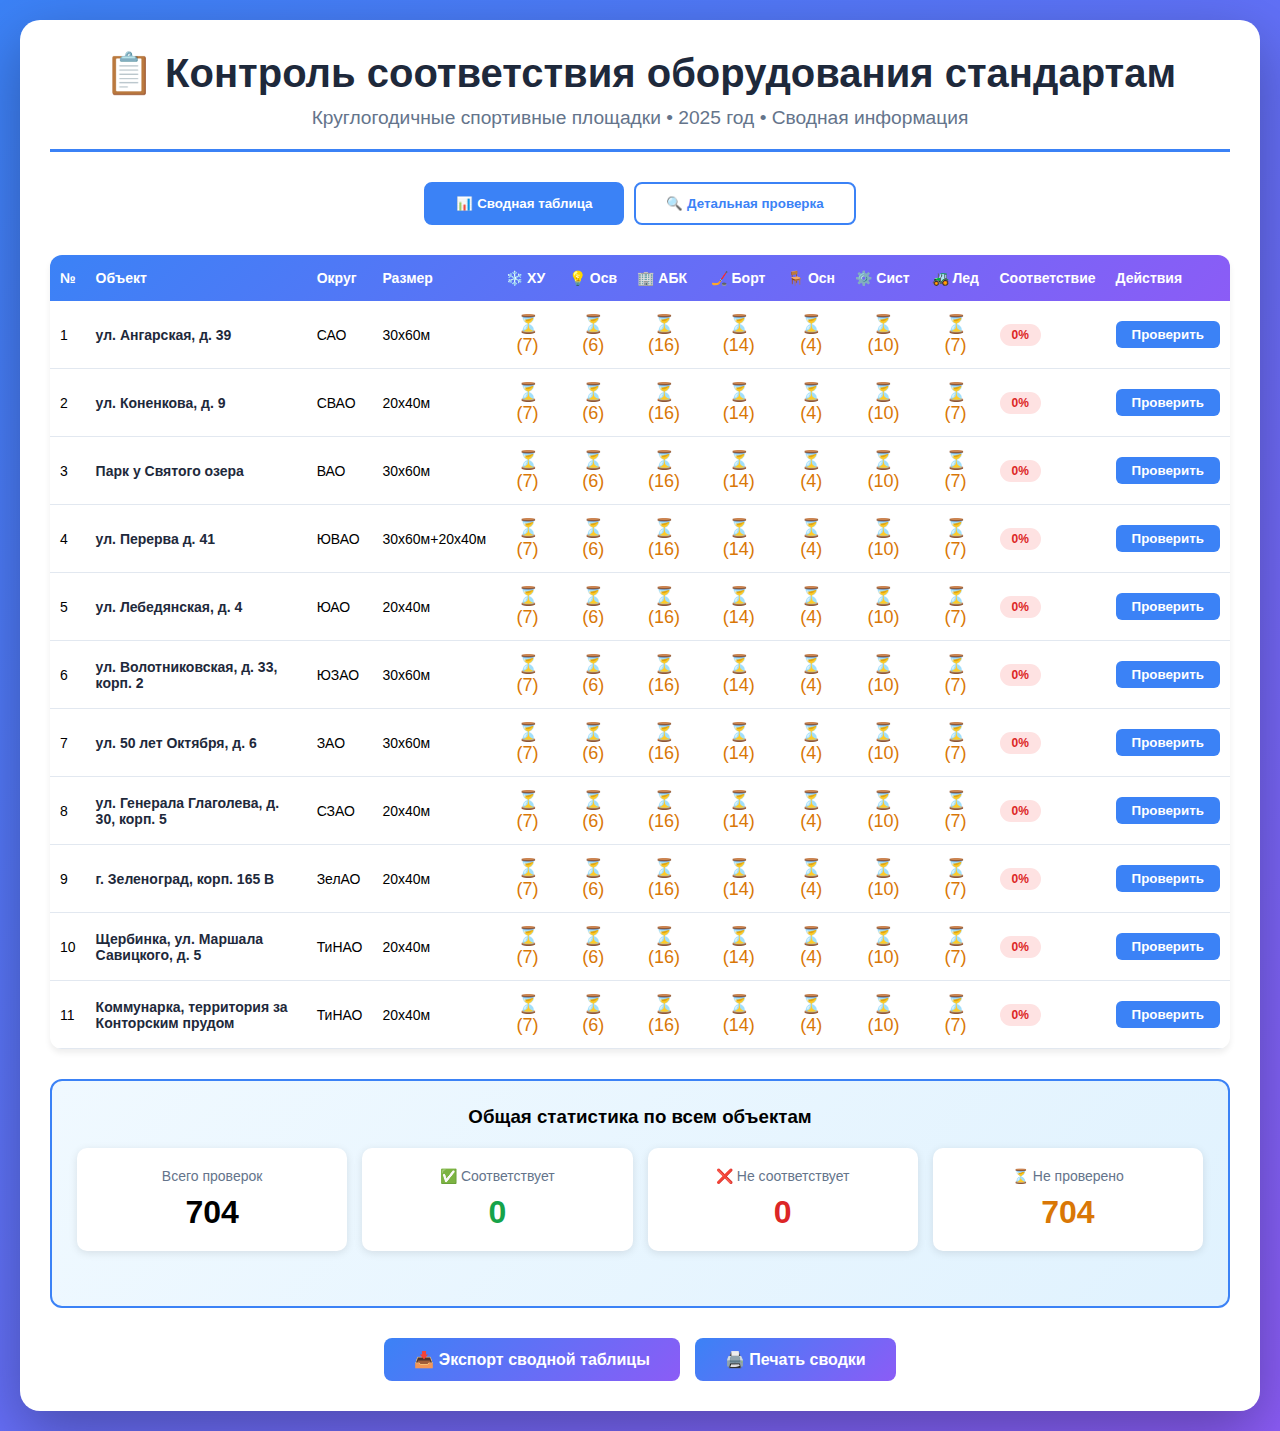
<file: equipment-checklist-fixedV1.html>
<!DOCTYPE html>
<html lang="ru">
<head>
    <meta charset="UTF-8">
    <meta name="viewport" content="width=device-width, initial-scale=1.0">
    <title>Сводная проверка оборудования - Спортивные площадки 2025</title>
    <style>
        * {
            margin: 0;
            padding: 0;
            box-sizing: border-box;
            -webkit-tap-highlight-color: transparent;
        }
        
        body {
            font-family: -apple-system, BlinkMacSystemFont, "Segoe UI", Roboto, "Helvetica Neue", Arial, sans-serif;
            background: linear-gradient(135deg, #3b82f6 0%, #8b5cf6 100%);
            min-height: 100vh;
            padding: 10px;
        }
        
        .container {
            max-width: 1600px;
            margin: 0 auto;
            background: white;
            border-radius: 20px;
            padding: 15px;
            box-shadow: 0 20px 60px rgba(0,0,0,0.3);
        }
        
        /* Адаптация для iPhone (320-414px) */
        @media (max-width: 414px) {
            body {
                padding: 5px;
                background-attachment: fixed;
            }
            
            .container {
                border-radius: 12px;
                padding: 10px;
                box-shadow: 0 10px 30px rgba(0,0,0,0.2);
            }
            
            .header h1 {
                font-size: 1.3em !important;
                line-height: 1.3;
            }
            
            .header p {
                font-size: 0.9em !important;
            }
            
            .view-toggle {
                flex-direction: column;
                width: 100%;
            }
            
            .view-btn {
                width: 100%;
                padding: 12px;
                font-size: 14px;
            }
            
            .summary-table-wrapper {
                overflow-x: auto;
                -webkit-overflow-scrolling: touch;
            }
            
            .summary-table {
                font-size: 11px;
                min-width: 800px;
            }
            
            .summary-table th, .summary-table td {
                padding: 8px 5px;
            }
            
            .edit-btn {
                padding: 4px 8px;
                font-size: 11px;
            }
            
            .tabs {
                overflow-x: auto;
                -webkit-overflow-scrolling: touch;
                gap: 5px;
                padding: 0;
            }
            
            .tab {
                padding: 10px 15px;
                font-size: 12px;
                flex-shrink: 0;
            }
            
            .checklist {
                padding: 15px;
            }
            
            .checklist-item {
                padding: 15px;
            }
            
            .checklist-question {
                flex-direction: column;
                align-items: flex-start;
                gap: 8px;
            }
            
            .status-indicator {
                margin-left: 0;
                margin-top: 8px;
                font-size: 12px;
            }
            
            .text-input {
                min-width: 100% !important;
                font-size: 16px;
            }
            
            .number-input, .select-input {
                width: 100% !important;
                font-size: 16px;
            }
            
            .radio-group {
                flex-direction: column;
                width: 100%;
            }
            
            .radio-label {
                width: 100%;
                justify-content: flex-start;
            }
            
            .input-group {
                flex-direction: column;
                align-items: stretch;
            }
            
            .info-note {
                font-size: 12px;
                padding: 10px;
            }
            
            .summary-cards {
                grid-template-columns: repeat(2, 1fr);
                gap: 10px;
            }
            
            .summary-card {
                padding: 15px;
            }
            
            .summary-card .value {
                font-size: 1.5em;
            }
            
            .action-buttons {
                flex-direction: column;
            }
            
            .btn {
                width: 100%;
                padding: 12px;
                font-size: 14px;
            }
        }
        
        /* Адаптация для iPad (768-1024px) */
        @media (min-width: 415px) and (max-width: 1024px) {
            .container {
                padding: 20px;
            }
            
            .header h1 {
                font-size: 2em !important;
            }
            
            .header p {
                font-size: 1.1em !important;
            }
            
            .summary-table {
                font-size: 13px;
            }
            
            .tabs {
                overflow-x: auto;
                -webkit-overflow-scrolling: touch;
            }
            
            .tab {
                padding: 10px 20px;
                font-size: 14px;
            }
            
            .checklist {
                padding: 20px;
            }
            
            .text-input {
                min-width: 250px;
            }
            
            .number-input {
                width: 180px;
            }
            
            .summary-cards {
                grid-template-columns: repeat(2, 1fr);
            }
            
            .btn {
                padding: 12px 25px;
                font-size: 15px;
            }
        }
        
        /* Десктопы (1025px+) */
        @media (min-width: 1025px) {
            body {
                padding: 20px;
            }
            
            .container {
                padding: 30px;
            }
            
            .header h1 {
                font-size: 2.5em;
            }
            
            .summary-cards {
                grid-template-columns: repeat(4, 1fr);
            }
        }
        
        /* Ландшафтная ориентация на мобильных */
        @media (max-width: 812px) and (orientation: landscape) {
            .header {
                padding-bottom: 15px;
                margin-bottom: 20px;
            }
            
            .header h1 {
                font-size: 1.5em !important;
            }
            
            .view-toggle {
                margin-bottom: 20px;
            }
            
            .tabs {
                margin-bottom: 20px;
            }
        }
        
        /* Специальные стили для iOS Safari */
        @supports (-webkit-touch-callout: none) {
            body {
                -webkit-text-size-adjust: 100%;
            }
            
            input, select, textarea {
                -webkit-appearance: none;
                -moz-appearance: none;
                appearance: none;
            }
            
            select {
                background-image: url("data:image/svg+xml;charset=US-ASCII,%3Csvg%20width%3D%2714%27%20height%3D%278%27%20viewBox%3D%270%200%2014%208%27%20xmlns%3D%27http%3A//www.w3.org/2000/svg%27%3E%3Cpath%20d%3D%27M1%201l6%206%206-6%27%20stroke%3D%27%23000%27%20stroke-width%3D%272%27%20fill%3D%27none%27%20fill-rule%3D%27evenodd%27/%3E%3C/svg%3E");
                background-repeat: no-repeat;
                background-position: right 10px center;
                padding-right: 30px;
            }
        }
        
        .header {
            text-align: center;
            margin-bottom: 30px;
            padding-bottom: 20px;
            border-bottom: 3px solid #3b82f6;
        }
        
        .header h1 {
            color: #1e293b;
            font-size: 2.5em;
            margin-bottom: 10px;
        }
        
        .header p {
            color: #64748b;
            font-size: 1.2em;
        }
        
        .view-toggle {
            display: flex;
            gap: 10px;
            justify-content: center;
            margin-bottom: 30px;
            flex-wrap: wrap;
        }
        
        .view-btn {
            padding: 12px 30px;
            border: 2px solid #3b82f6;
            background: white;
            color: #3b82f6;
            border-radius: 8px;
            font-weight: 600;
            cursor: pointer;
            transition: all 0.3s;
            -webkit-tap-highlight-color: rgba(0,0,0,0);
        }
        
        .view-btn.active {
            background: #3b82f6;
            color: white;
        }
        
        .view-btn:hover {
            transform: translateY(-2px);
            box-shadow: 0 4px 12px rgba(59, 130, 246, 0.2);
        }
        
        @media (hover: none) {
            .view-btn:hover {
                transform: none;
            }
        }
        
        #summaryView, #detailView {
            display: none;
        }
        
        #summaryView.active, #detailView.active {
            display: block;
            animation: fadeIn 0.5s;
        }
        
        @keyframes fadeIn {
            from { opacity: 0; transform: translateY(10px); }
            to { opacity: 1; transform: translateY(0); }
        }
        
        /* Стили для сводной таблицы */
        .summary-table-wrapper {
            overflow-x: auto;
            border-radius: 12px;
            box-shadow: 0 4px 6px rgba(0,0,0,0.07);
            margin-bottom: 30px;
            -webkit-overflow-scrolling: touch;
        }
        
        .summary-table {
            width: 100%;
            border-collapse: collapse;
            font-size: 14px;
        }
        
        .summary-table thead {
            background: linear-gradient(135deg, #3b82f6 0%, #8b5cf6 100%);
            color: white;
        }
        
        .summary-table th {
            padding: 15px 10px;
            text-align: left;
            font-weight: 600;
            white-space: nowrap;
            position: sticky;
            top: 0;
            z-index: 10;
        }
        
        .summary-table tbody tr {
            border-bottom: 1px solid #e2e8f0;
            transition: all 0.3s;
        }
        
        .summary-table tbody tr:hover {
            background-color: #f7fafc;
        }
        
        @media (hover: none) {
            .summary-table tbody tr:hover {
                background-color: transparent;
            }
        }
        
        .summary-table td {
            padding: 12px 10px;
            vertical-align: middle;
        }
        
        .object-name {
            font-weight: 600;
            color: #1e293b;
        }
        
        .check-status {
            text-align: center;
            font-size: 18px;
        }
        
        .check-pass { color: #16a34a; }
        .check-fail { color: #dc2626; }
        .check-pending { color: #d97706; }
        
        .compliance-badge {
            display: inline-block;
            padding: 4px 12px;
            border-radius: 20px;
            font-size: 12px;
            font-weight: 600;
        }
        
        .compliance-high {
            background: #dcfce7;
            color: #16a34a;
        }
        
        .compliance-medium {
            background: #fef3c7;
            color: #d97706;
        }
        
        .compliance-low {
            background: #fee2e2;
            color: #dc2626;
        }
        
        .edit-btn {
            padding: 6px 16px;
            background: #3b82f6;
            color: white;
            border: none;
            border-radius: 6px;
            cursor: pointer;
            font-weight: 600;
            transition: all 0.3s;
            -webkit-tap-highlight-color: rgba(0,0,0,0);
        }
        
        .edit-btn:hover {
            background: #2563eb;
            transform: scale(1.05);
        }
        
        @media (hover: none) {
            .edit-btn:hover {
                transform: none;
            }
        }
        
        /* Стили для детального вида */
        .object-selector {
            display: flex;
            gap: 20px;
            margin-bottom: 30px;
            flex-wrap: wrap;
            align-items: center;
            padding: 20px;
            background: #f8fafc;
            border-radius: 12px;
        }
        
        .select-group {
            flex: 1;
            min-width: 250px;
        }
        
        .select-group label {
            display: block;
            font-weight: 600;
            color: #475569;
            margin-bottom: 8px;
        }
        
        .select-group select {
            width: 100%;
            padding: 10px;
            border: 2px solid #e2e8f0;
            border-radius: 8px;
            font-size: 16px;
            background: white;
            transition: all 0.3s;
        }
        
        .select-group select:focus {
            outline: none;
            border-color: #3b82f6;
            box-shadow: 0 0 0 3px rgba(59, 130, 246, 0.1);
        }
        
        .tabs {
            display: flex;
            gap: 10px;
            margin-bottom: 30px;
            border-bottom: 2px solid #e2e8f0;
            overflow-x: auto;
            padding-bottom: 0;
            -webkit-overflow-scrolling: touch;
        }
        
        .tab {
            padding: 12px 24px;
            background: #f1f5f9;
            border: none;
            cursor: pointer;
            font-weight: 600;
            color: #64748b;
            border-radius: 8px 8px 0 0;
            transition: all 0.3s;
            white-space: nowrap;
            position: relative;
            bottom: -2px;
            -webkit-tap-highlight-color: rgba(0,0,0,0);
        }
        
        .tab:hover {
            background: #e2e8f0;
        }
        
        @media (hover: none) {
            .tab:hover {
                background: #f1f5f9;
            }
        }
        
        .tab.active {
            background: white;
            color: #3b82f6;
            border: 2px solid #e2e8f0;
            border-bottom: 2px solid white;
        }
        
        .tab-content {
            display: none;
        }
        
        .tab-content.active {
            display: block;
        }
        
        .checklist {
            background: #f8fafc;
            border-radius: 12px;
            padding: 25px;
            margin-bottom: 20px;
        }
        
        .checklist-item {
            background: white;
            padding: 20px;
            margin-bottom: 15px;
            border-radius: 10px;
            border: 2px solid #e2e8f0;
            transition: all 0.3s;
        }
        
        .checklist-item:hover {
            border-color: #3b82f6;
            box-shadow: 0 4px 12px rgba(59, 130, 246, 0.1);
        }
        
        @media (hover: none) {
            .checklist-item:hover {
                border-color: #e2e8f0;
                box-shadow: none;
            }
        }
        
        .checklist-question {
            font-weight: 600;
            color: #1e293b;
            margin-bottom: 12px;
            display: flex;
            align-items: center;
            gap: 10px;
        }
        
        .question-number {
            display: inline-flex;
            align-items: center;
            justify-content: center;
            width: 28px;
            height: 28px;
            background: #3b82f6;
            color: white;
            border-radius: 50%;
            font-size: 14px;
            flex-shrink: 0;
        }
        
        .input-group {
            display: flex;
            gap: 15px;
            align-items: center;
            margin-bottom: 10px;
            flex-wrap: wrap;
        }
        
        .radio-group {
            display: flex;
            gap: 15px;
            flex-wrap: wrap;
        }
        
        .radio-label {
            display: flex;
            align-items: center;
            gap: 8px;
            cursor: pointer;
            padding: 8px 16px;
            border: 2px solid #e2e8f0;
            border-radius: 8px;
            transition: all 0.3s;
            -webkit-tap-highlight-color: rgba(0,0,0,0);
        }
        
        .radio-label:hover {
            border-color: #3b82f6;
            background: #f0f9ff;
        }
        
        @media (hover: none) {
            .radio-label:hover {
                border-color: #e2e8f0;
                background: transparent;
            }
        }
        
        .radio-label input[type="radio"] {
            width: 18px;
            height: 18px;
            cursor: pointer;
        }
        
        .radio-label.selected {
            background: #dbeafe;
            border-color: #3b82f6;
        }
        
        .text-input, .number-input, .select-input {
            padding: 8px 12px;
            border: 2px solid #e2e8f0;
            border-radius: 8px;
            font-size: 16px;
            transition: all 0.3s;
        }
        
        .text-input {
            min-width: 300px;
        }
        
        .number-input {
            width: 150px;
        }
        
        .text-input:focus, .number-input:focus, .select-input:focus {
            outline: none;
            border-color: #3b82f6;
            box-shadow: 0 0 0 3px rgba(59, 130, 246, 0.1);
        }
        
        .status-indicator {
            padding: 6px 12px;
            border-radius: 20px;
            font-size: 14px;
            font-weight: 600;
            display: inline-block;
            margin-left: auto;
        }
        
        .status-pass {
            background: #dcfce7;
            color: #16a34a;
        }
        
        .status-fail {
            background: #fee2e2;
            color: #dc2626;
        }
        
        .status-pending {
            background: #fef3c7;
            color: #d97706;
        }
        
        .info-note {
            background: #eff6ff;
            border-left: 4px solid #3b82f6;
            padding: 12px 16px;
            margin-top: 10px;
            border-radius: 0 8px 8px 0;
            font-size: 14px;
            color: #1e40af;
        }
        
        .info-note strong {
            color: #1e3a8a;
        }
        
        .summary-section {
            margin-top: 30px;
            padding: 25px;
            background: linear-gradient(135deg, #f0f9ff 0%, #e0f2fe 100%);
            border-radius: 12px;
            border: 2px solid #3b82f6;
        }
        
        .summary-cards {
            display: grid;
            grid-template-columns: repeat(auto-fit, minmax(200px, 1fr));
            gap: 15px;
            margin-bottom: 30px;
        }
        
        .summary-card {
            background: white;
            padding: 20px;
            border-radius: 10px;
            text-align: center;
            box-shadow: 0 2px 8px rgba(0,0,0,0.1);
        }
        
        .summary-card h4 {
            color: #64748b;
            font-size: 14px;
            margin-bottom: 10px;
            font-weight: 500;
        }
        
        .summary-card .value {
            font-size: 2em;
            font-weight: 700;
        }
        
        .summary-card.pass .value { color: #16a34a; }
        .summary-card.fail .value { color: #dc2626; }
        .summary-card.pending .value { color: #d97706; }
        
        .action-buttons {
            display: flex;
            gap: 15px;
            justify-content: center;
            margin-top: 30px;
            flex-wrap: wrap;
        }
        
        .btn {
            padding: 12px 30px;
            border: none;
            border-radius: 8px;
            font-weight: 600;
            cursor: pointer;
            transition: all 0.3s;
            font-size: 16px;
            display: inline-flex;
            align-items: center;
            gap: 8px;
            -webkit-tap-highlight-color: rgba(0,0,0,0);
        }
        
        .btn-primary {
            background: linear-gradient(135deg, #3b82f6 0%, #8b5cf6 100%);
            color: white;
        }
        
        .btn-primary:hover {
            transform: translateY(-2px);
            box-shadow: 0 10px 20px rgba(59, 130, 246, 0.3);
        }
        
        @media (hover: none) {
            .btn-primary:hover {
                transform: none;
                box-shadow: none;
            }
        }
        
        .currency-input-wrapper {
            display: inline-flex;
            align-items: center;
            position: relative;
            background: white;
            border: 2px solid #e2e8f0;
            border-radius: 8px;
            overflow: hidden;
        }
        
        .currency-input {
            border: none !important;
            padding-right: 60px !important;
            background: transparent;
        }
        
        .currency-input:focus {
            outline: none;
        }
        
        .currency-input-wrapper:focus-within {
            border-color: #3b82f6;
            box-shadow: 0 0 0 3px rgba(59, 130, 246, 0.1);
        }
        
        .currency-label {
            position: absolute;
            right: 12px;
            color: #64748b;
            font-weight: 500;
            pointer-events: none;
            background: white;
            padding: 0 5px;
        }
        
        /* Удаляем стрелки в Chrome, Safari, Edge, Opera */
        .currency-input::-webkit-outer-spin-button,
        .currency-input::-webkit-inner-spin-button {
            -webkit-appearance: none;
            margin: 0;
        }
        
        /* Удаляем стрелки в Firefox */
        .currency-input[type=number] {
            -moz-appearance: textfield;
        }
        
        @media (max-width: 414px) {
            .currency-input-wrapper {
                width: 100%;
                max-width: 100%;
            }
            
            .currency-input {
                width: 100%;
                padding-right: 70px !important;
            }
            
            .currency-label {
                right: 15px;
                font-size: 14px;
            }
        }
    </style>
</head>
<body>
    <div class="container">
        <div class="header">
            <h1>📋 Контроль соответствия оборудования стандартам</h1>
            <p>Круглогодичные спортивные площадки • 2025 год • Сводная информация</p>
        </div>
        
        <div class="view-toggle">
            <button class="view-btn active" onclick="switchView('summary')">📊 Сводная таблица</button>
            <button class="view-btn" onclick="switchView('detail')">🔍 Детальная проверка</button>
        </div>
        
        <!-- Сводная таблица по всем объектам -->
        <div id="summaryView" class="active">
            <div class="summary-table-wrapper">
                <table class="summary-table">
                    <thead>
                        <tr>
                            <th>№</th>
                            <th>Объект</th>
                            <th>Округ</th>
                            <th>Размер</th>
                            <th>❄️ ХУ</th>
                            <th>💡 Осв</th>
                            <th>🏢 АБК</th>
                            <th>🏒 Борт</th>
                            <th>🪑 Осн</th>
                            <th>⚙️ Сист</th>
                            <th>🚜 Лед</th>
                            <th>Соответствие</th>
                            <th>Действия</th>
                        </tr>
                    </thead>
                    <tbody id="summaryTableBody">
                        <!-- Заполняется динамически -->
                    </tbody>
                </table>
            </div>
            
            <div class="summary-section">
                <h3 style="text-align: center; margin-bottom: 20px;">Общая статистика по всем объектам</h3>
                <div class="summary-cards">
                    <div class="summary-card">
                        <h4>Всего проверок</h4>
                        <div class="value" id="totalChecks">506</div>
                    </div>
                    <div class="summary-card pass">
                        <h4>✅ Соответствует</h4>
                        <div class="value" id="globalPass">0</div>
                    </div>
                    <div class="summary-card fail">
                        <h4>❌ Не соответствует</h4>
                        <div class="value" id="globalFail">0</div>
                    </div>
                    <div class="summary-card pending">
                        <h4>⏳ Не проверено</h4>
                        <div class="value" id="globalPending">506</div>
                    </div>
                </div>
            </div>
            
            <div class="action-buttons">
                <button class="btn btn-primary" onclick="exportSummary()">📥 Экспорт сводной таблицы</button>
                <button class="btn btn-primary" onclick="printSummary()">🖨️ Печать сводки</button>
            </div>
        </div>
        
        <!-- Детальная проверка по объектам -->
        <div id="detailView">
            <div class="object-selector">
                <div class="select-group">
                    <label for="objectSelect">Выберите объект для детальной проверки:</label>
                    <select id="objectSelect" onchange="loadObjectData()">
                        <option value="">-- Выберите объект --</option>
                        <option value="1" data-size="1800">САО - ул. Ангарская, д. 39 (30х60м)</option>
                        <option value="2" data-size="800">СВАО - ул. Коненкова, д. 9 (20х40м)</option>
                        <option value="3" data-size="1800">ВАО - Парк у Святого озера (30х60м)</option>
                        <option value="4" data-size="1800">ЮВАО - ул. Перерва д. 41 (30х60м + 20х40м)</option>
                        <option value="5" data-size="800">ЮАО - ул. Лебедянская, д. 4 (20х40м)</option>
                        <option value="6" data-size="1800">ЮЗАО - ул. Волотниковская, д. 33, корп. 2 (30х60м)</option>
                        <option value="7" data-size="1800">ЗАО - ул. 50 лет Октября, д. 6 (30х60м)</option>
                        <option value="8" data-size="800">СЗАО - ул. Генерала Глаголева, д. 30, корп. 5 (20х40м)</option>
                        <option value="9" data-size="800">ЗелАО - г. Зеленоград, корп. 165 В (20х40м)</option>
                        <option value="10" data-size="800">ТиНАО - Щербинка, ул. Маршала Савицкого, д. 5 (20х40м)</option>
                        <option value="11" data-size="800">ТиНАО - Коммунарка, территория за Конторским прудом (20х40м)</option>
                    </select>
                </div>
            </div>
            
            <div id="mainContent" style="display: none;">
                <div class="tabs">
                    <button class="tab active" onclick="switchTab('cooling')">❄️ Холодильная установка</button>
                    <button class="tab" onclick="switchTab('lights')">💡 Освещение</button>
                    <button class="tab" onclick="switchTab('abk')">🏢 Модуль АБК</button>
                    <button class="tab" onclick="switchTab('boards')">🏒 Хоккейный борт</button>
                    <button class="tab" onclick="switchTab('furniture')">🪑 Оснащение АБК</button>
                    <button class="tab" onclick="switchTab('systems')">⚙️ Инженерные системы</button>
                    <button class="tab" onclick="switchTab('ice')">🚜 Ледозаливочная машина</button>
                </div>
                
                <!-- Холодильная установка -->
                <div id="cooling" class="tab-content active">
                    <div class="checklist">
                        <!-- Основные параметры -->
                        <div class="checklist-item">
                            <div class="checklist-question">
                                <span class="question-number">1</span>
                                Тип холодильной установки
                                <span class="status-indicator status-pending" id="cooling-status-1">Не заполнено</span>
                            </div>
                            <div class="input-group">
                                <div class="radio-group">
                                    <label class="radio-label">
                                        <input type="radio" name="cooling-type" value="modular" onchange="checkCoolingType(this)">
                                        Модульная
                                    </label>
                                    <label class="radio-label">
                                        <input type="radio" name="cooling-type" value="other" onchange="checkCoolingType(this)">
                                        Другой тип
                                    </label>
                                </div>
                            </div>
                            <div class="info-note">
                                <strong>Стандарт:</strong> Модульная холодильная установка обеспечивает гибкость масштабирования и простоту обслуживания
                            </div>
                        </div>
                        
                        <!-- НОВОЕ: Производитель -->
                        <div class="checklist-item">
                            <div class="checklist-question">
                                <span class="question-number">2</span>
                                Наименование конечного производителя холодильной установки
                            </div>
                            <div class="input-group">
                                <input type="text" class="text-input" id="cooling-manufacturer" 
                                       placeholder="Введите наименование производителя" 
                                       onchange="saveCoolingData()">
                            </div>
                        </div>
                        
                        <!-- НОВОЕ: Стоимость установки -->
                        <div class="checklist-item">
                            <div class="checklist-question">
                                <span class="question-number">3</span>
                                Стоимость холодильной установки (с НДС, включая пусконаладочные работы и заправку)
                            </div>
                            <div class="input-group">
                                <div class="currency-input-wrapper">
                                    <input type="number" class="number-input currency-input" id="cooling-cost" 
                                           placeholder="Сумма в руб." 
                                           onchange="saveCoolingData()">
                                    <span class="currency-label">руб.</span>
                                </div>
                            </div>
                            <div class="info-note">
                                <strong>Включает:</strong> стоимость оборудования, доставку, монтаж, пусконаладочные работы, все хладагенты, НДС 20%
                            </div>
                        </div>
                        
                        <div class="checklist-item">
                            <div class="checklist-question">
                                <span class="question-number">4</span>
                                Тип хладагента
                                <span class="status-indicator status-pending" id="cooling-status-2">Не заполнено</span>
                            </div>
                            <div class="input-group">
                                <select class="select-input" id="cooling-refrigerant" onchange="checkCoolingStandard(2, this.value === 'propylene' || this.value === 'potassium'); saveCoolingData()">
                                    <option value="">-- Выберите хладагент --</option>
                                    <option value="ethylene">Этиленгликоль</option>
                                    <option value="propylene">Пропиленгликоль ✔</option>
                                    <option value="potassium">Формиат калия ✔</option>
                                </select>
                            </div>
                            <div class="info-note">
                                <strong>О хладагентах:</strong><br>
                                • <strong>Этиленгликоль</strong> - токсичен, не рекомендуется для спортивных объектов<br>
                                • <strong>Пропиленгликоль</strong> - безопасен, экологичен, рекомендуется для катков<br>
                                • <strong>Формиат калия</strong> - экологичен, высокая теплопроводность, оптимален для энергоэффективности
                            </div>
                        </div>
                        
                        <!-- НОВОЕ: Объем жидкостей -->
                        <div class="checklist-item">
                            <div class="checklist-question">
                                <span class="question-number">5</span>
                                Объем жидкостей для трубной системы охлаждения
                            </div>
                            <div class="input-group">
                                <div class="currency-input-wrapper">
                                    <input type="number" class="number-input currency-input" id="cooling-liquid-volume" 
                                           placeholder="Объем" 
                                           onchange="saveCoolingData()">
                                    <span class="currency-label">литров</span>
                                </div>
                            </div>
                        </div>
                        
                        <!-- НОВОЕ: Стоимость жидкостей -->
                        <div class="checklist-item">
                            <div class="checklist-question">
                                <span class="question-number">6</span>
                                Стоимость жидкостей трубной системы охлаждения (с НДС)
                            </div>
                            <div class="input-group">
                                <div class="currency-input-wrapper">
                                    <input type="number" class="number-input currency-input" id="cooling-liquid-cost" 
                                           placeholder="Сумма в руб." 
                                           onchange="saveCoolingData()">
                                    <span class="currency-label">руб.</span>
                                </div>
                            </div>
                        </div>
                        
                        <div class="checklist-item">
                            <div class="checklist-question">
                                <span class="question-number">7</span>
                                Хладопроизводительность (кВт)
                                <span class="status-indicator status-pending" id="cooling-status-3">Не заполнено</span>
                            </div>
                            <div class="input-group">
                                <input type="number" class="number-input" id="cooling-power" placeholder="Введите кВт" onchange="checkCoolingPower(this.value)">
                                <span id="powerRequirement">Требование: --</span>
                            </div>
                            <div class="info-note">
                                <strong>Стандарт:</strong><br>
                                • Для катка 20х40м: минимум 185 кВт<br>
                                • Для катка 30х60м: минимум 285 кВт
                            </div>
                        </div>
                        
                        <div class="checklist-item">
                            <div class="checklist-question">
                                <span class="question-number">8</span>
                                Установленная мощность энергопотребления (кВт)
                                <span class="status-indicator status-pending" id="cooling-status-4">Не заполнено</span>
                            </div>
                            <div class="input-group">
                                <input type="number" class="number-input" id="cooling-consumption" placeholder="Введите кВт" onchange="checkPowerConsumption(this.value)">
                                <span id="consumptionRequirement">Требование: --</span>
                            </div>
                            <div class="info-note">
                                <strong>Стандарт энергоэффективности:</strong><br>
                                • Для катка 20х40м: максимум 155 кВт<br>
                                • Для катка 30х60м: максимум 220 кВт
                            </div>
                        </div>
                        
                        <div class="checklist-item">
                            <div class="checklist-question">
                                <span class="question-number">9</span>
                                Уровень шума (дБ)
                                <span class="status-indicator status-pending" id="cooling-status-5">Не заполнено</span>
                            </div>
                            <div class="input-group">
                                <input type="number" class="number-input" id="cooling-noise" placeholder="Введите дБ" onchange="checkCoolingStandard(5, this.value < 61)">
                            </div>
                            <div class="info-note">
                                <strong>Стандарт:</strong> Менее 61 дБ для комфортного пребывания на спортивной площадке
                            </div>
                        </div>
                        
                        <div class="checklist-item">
                            <div class="checklist-question">
                                <span class="question-number">10</span>
                                Материал труб хладоснабжения
                                <span class="status-indicator status-pending" id="cooling-status-6">Не заполнено</span>
                            </div>
                            <div class="input-group">
                                <select class="select-input" id="cooling-pipes" onchange="checkCoolingStandard(6, this.value === 'pnd')">
                                    <option value="">-- Выберите материал --</option>
                                    <option value="pnd">Морозостойкий ПНД ✔</option>
                                    <option value="steel">Сталь</option>
                                    <option value="copper">Медь</option>
                                    <option value="pvc">ПВХ</option>
                                    <option value="pe">Полиэтилен обычный</option>
                                </select>
                            </div>
                            <div class="info-note">
                                <strong>Рекомендация:</strong> Морозостойкий ПНД (полиэтилен низкого давления) - оптимальный выбор для долговечности и надежности при низких температурах
                            </div>
                        </div>
                        
                        <div class="checklist-item">
                            <div class="checklist-question">
                                <span class="question-number">11</span>
                                Вид муфт соединения труб
                                <span class="status-indicator status-pending" id="cooling-status-7">Не заполнено</span>
                            </div>
                            <div class="input-group">
                                <select class="select-input" id="cooling-joints" onchange="checkCoolingStandard(7, this.value === 'electro')">
                                    <option value="">-- Выберите тип муфт --</option>
                                    <option value="electro">Электросварные муфты ✔</option>
                                    <option value="compression">Компрессионные муфты</option>
                                    <option value="loops">Без муфт (петлями)</option>
                                </select>
                            </div>
                            <div class="info-note">
                                <strong>Почему электросварные муфты надежнее:</strong><br>
                                • Создают монолитное соединение, исключающее протечки<br>
                                • Выдерживают высокое давление и температурные перепады<br>
                                • Срок службы соединения равен сроку службы трубы<br>
                                • Не требуют обслуживания после монтажа
                            </div>
                        </div>
                    </div>
                </div>
                
                <!-- Освещение -->
                <div id="lights" class="tab-content">
                    <div class="checklist">
                        <!-- Информационные поля -->
                        <div class="checklist-item">
                            <div class="checklist-question">
                                <span class="question-number">★</span>
                                Наименование конечного производителя опор освещения катка
                            </div>
                            <div class="input-group">
                                <input type="text" class="text-input" id="lights-manufacturer-poles" 
                                       placeholder="Введите наименование производителя опор" 
                                       onchange="saveLightsData()">
                            </div>
                        </div>
                        
                        <div class="checklist-item">
                            <div class="checklist-question">
                                <span class="question-number">★</span>
                                Стоимость опор освещения катка (с НДС, включая оборудование)
                            </div>
                            <div class="input-group">
                                <div class="currency-input-wrapper">
                                    <input type="number" class="number-input currency-input" id="lights-cost-poles" 
                                           placeholder="Сумма в руб." 
                                           onchange="saveLightsData()">
                                    <span class="currency-label">руб.</span>
                                </div>
                            </div>
                            <div class="info-note">
                                <strong>Включает:</strong> стоимость опор, прожекторов, гобопроекторов, видеокамер, RGB светильников, монтаж, НДС 20%
                            </div>
                        </div>
                        
                        <div class="checklist-item">
                            <div class="checklist-question">
                                <span class="question-number">★</span>
                                Наименование конечного производителя АХП АБК
                            </div>
                            <div class="input-group">
                                <input type="text" class="text-input" id="lights-manufacturer-ahp" 
                                       placeholder="Введите наименование производителя АХП" 
                                       onchange="saveLightsData()">
                            </div>
                        </div>
                        
                        <div class="checklist-item">
                            <div class="checklist-question">
                                <span class="question-number">★</span>
                                Стоимость АХП АБК (с НДС)
                            </div>
                            <div class="input-group">
                                <div class="currency-input-wrapper">
                                    <input type="number" class="number-input currency-input" id="lights-cost-ahp" 
                                           placeholder="Сумма в руб." 
                                           onchange="saveLightsData()">
                                    <span class="currency-label">руб.</span>
                                </div>
                            </div>
                            <div class="info-note">
                                <strong>АХП:</strong> архитектурно-художественная подсветка здания АБК, включая светильники, систему управления, монтаж
                            </div>
                        </div>
                        
                        <div class="checklist-item">
                            <div class="checklist-question">
                                <span class="question-number">1</span>
                                Наличие на опоре освещения гобопроекторов, видеокамер, RGB светильников и спортивного освещения?
                                <span class="status-indicator status-pending" id="lights-status-1">Не заполнено</span>
                            </div>
                            <div class="input-group">
                                <div class="radio-group">
                                    <label class="radio-label">
                                        <input type="radio" name="lights-equipment" value="yes" onchange="checkLightsStandard(1, true)">
                                        Да, есть
                                    </label>
                                    <label class="radio-label">
                                        <input type="radio" name="lights-equipment" value="no" onchange="checkLightsStandard(1, false)">
                                        Нет
                                    </label>
                                </div>
                            </div>
                            <div class="info-note">
                                <strong>Стандарт:</strong> Современные катки должны быть оборудованы многофункциональными опорами освещения с системой видеонаблюдения, проекционным оборудованием для световых шоу и RGB подсветкой для создания праздничной атмосферы
                            </div>
                        </div>
                        
                        <div class="checklist-item">
                            <div class="checklist-question">
                                <span class="question-number">2</span>
                                Высота опор у катка?
                                <span class="status-indicator status-pending" id="lights-status-2">Не заполнено</span>
                            </div>
                            <div class="input-group">
                                <input type="number" class="number-input" id="lights-height" placeholder="Высота в метрах" onchange="checkLightsStandard(2, this.value > 10)">
                                <span>метров</span>
                            </div>
                            <div class="info-note">
                                <strong>Стандарт:</strong> Высота опор более 10 метров обеспечивает равномерное освещение всей площади катка без теней и слепящих зон
                            </div>
                        </div>
                        
                        <div class="checklist-item">
                            <div class="checklist-question">
                                <span class="question-number">3</span>
                                Наличие подсветки у хоккейного борта и DMX кабель управления?
                                <span class="status-indicator status-pending" id="lights-status-3">Не заполнено</span>
                            </div>
                            <div class="input-group">
                                <div class="radio-group">
                                    <label class="radio-label">
                                        <input type="radio" name="lights-board" value="yes" onchange="checkLightsStandard(3, true)">
                                        Да, есть
                                    </label>
                                    <label class="radio-label">
                                        <input type="radio" name="lights-board" value="no" onchange="checkLightsStandard(3, false)">
                                        Нет
                                    </label>
                                </div>
                            </div>
                            <div class="info-note">
                                <strong>DMX управление:</strong> Протокол DMX512 позволяет управлять всей подсветкой борта централизованно, создавать световые эффекты и синхронизировать с музыкой во время мероприятий
                            </div>
                        </div>
                        
                        <div class="checklist-item">
                            <div class="checklist-question">
                                <span class="question-number">4</span>
                                Наличие подсветки у трибуны и DMX кабель?
                                <span class="status-indicator status-pending" id="lights-status-4">Не заполнено</span>
                            </div>
                            <div class="input-group">
                                <div class="radio-group">
                                    <label class="radio-label">
                                        <input type="radio" name="lights-tribune" value="yes" onchange="checkLightsStandard(4, true)">
                                        Да, есть
                                    </label>
                                    <label class="radio-label">
                                        <input type="radio" name="lights-tribune" value="no" onchange="checkLightsStandard(4, false)">
                                        Нет
                                    </label>
                                </div>
                            </div>
                            <div class="info-note">
                                <strong>Функции подсветки трибуны:</strong> Безопасность зрителей в вечернее время, создание атмосферы во время мероприятий, возможность выделения отдельных зон
                            </div>
                        </div>
                        
                        <div class="checklist-item">
                            <div class="checklist-question">
                                <span class="question-number">5</span>
                                Наличие архитектурно-художественной подсветки АБК?
                                <span class="status-indicator status-pending" id="lights-status-5">Не заполнено</span>
                            </div>
                            <div class="input-group">
                                <div class="radio-group">
                                    <label class="radio-label">
                                        <input type="radio" name="lights-abk" value="yes" onchange="checkLightsStandard(5, true)">
                                        Да, есть АХП
                                    </label>
                                    <label class="radio-label">
                                        <input type="radio" name="lights-abk" value="no" onchange="checkLightsStandard(5, false)">
                                        Нет
                                    </label>
                                </div>
                            </div>
                            <div class="info-note">
                                <strong>АХП (архитектурно-художественная подсветка):</strong> Подчеркивает архитектурные особенности здания АБК, создает привлекательный вид объекта в вечернее время, повышает узнаваемость спортивного комплекса
                            </div>
                        </div>
                        
                        <div class="checklist-item">
                            <div class="checklist-question">
                                <span class="question-number">6</span>
                                Количество опор освещения у катка?
                                <span class="status-indicator status-pending" id="lights-status-6">Не заполнено</span>
                            </div>
                            <div class="input-group">
                                <input type="number" class="number-input" id="lights-count" placeholder="Количество опор" onchange="checkLightsCount(this.value)">
                                <span id="lightsRequirement">Стандарт: 4 опоры</span>
                            </div>
                            <div class="info-note">
                                <strong>Стандарт количества опор:</strong><br>
                                • Для всех типов катков: 4 опоры по углам<br>
                                • На опорах устанавливаются большие головы с многофункциональным оборудованием<br>
                                • Головы включают: прожекторы, гобопроекторы, видеокамеры, RGB светильники
                            </div>
                        </div>
                    </div>
                </div>
                
                <div id="abk" class="tab-content">
                    <div class="checklist">
                        <!-- Информационные поля -->
                        <div class="checklist-item">
                            <div class="checklist-question">
                                <span class="question-number">★</span>
                                Поставщик АБК
                            </div>
                            <div class="input-group">
                                <input type="text" class="text-input" id="abk-supplier" 
                                       placeholder="Введите наименование поставщика" 
                                       onchange="saveAbkData()">
                            </div>
                        </div>
                        
                        <div class="checklist-item">
                            <div class="checklist-question">
                                <span class="question-number">★</span>
                                Производитель (конечный завод изготовитель)
                            </div>
                            <div class="input-group">
                                <input type="text" class="text-input" id="abk-manufacturer" 
                                       placeholder="Введите наименование завода-изготовителя" 
                                       onchange="saveAbkData()">
                            </div>
                        </div>
                        
                        <div class="checklist-item">
                            <div class="checklist-question">
                                <span class="question-number">★</span>
                                Цена с НДС
                            </div>
                            <div class="input-group">
                                <div class="currency-input-wrapper">
                                    <input type="number" class="number-input currency-input" id="abk-cost" 
                                           placeholder="Сумма в руб." 
                                           onchange="saveAbkData()">
                                    <span class="currency-label">руб.</span>
                                </div>
                            </div>
                            <div class="info-note">
                                <strong>Включает:</strong> стоимость модуля АБК, доставку, монтаж, все отделочные работы, НДС 20%
                            </div>
                        </div>
                        
                        <!-- Критерии соответствия -->
                        <div class="checklist-item">
                            <div class="checklist-question">
                                <span class="question-number">1</span>
                                Фасад алюминиевый?
                                <span class="status-indicator status-pending" id="abk-status-1">Не заполнено</span>
                            </div>
                            <div class="input-group">
                                <div class="radio-group">
                                    <label class="radio-label">
                                        <input type="radio" name="abk-facade" value="yes" onchange="checkAbkStandard(1, true)">
                                        Да, алюминиевый
                                    </label>
                                    <label class="radio-label">
                                        <input type="radio" name="abk-facade" value="no" onchange="checkAbkStandard(1, false)">
                                        Нет / другой материал
                                    </label>
                                </div>
                            </div>
                            <div class="info-note">
                                <strong>Стандарт:</strong> Алюминиевый фасад обеспечивает долговечность, минимальное обслуживание и современный вид
                            </div>
                        </div>
                        
                        <div class="checklist-item">
                            <div class="checklist-question">
                                <span class="question-number">2</span>
                                RAL 9006 фасада?
                                <span class="status-indicator status-pending" id="abk-status-2">Не заполнено</span>
                            </div>
                            <div class="input-group">
                                <div class="radio-group">
                                    <label class="radio-label">
                                        <input type="radio" name="abk-ral-facade" value="yes" onchange="checkAbkStandard(2, true)">
                                        Да, RAL 9006
                                    </label>
                                    <label class="radio-label">
                                        <input type="radio" name="abk-ral-facade" value="no" onchange="checkAbkStandard(2, false)">
                                        Нет / другой цвет
                                    </label>
                                </div>
                            </div>
                            <div class="info-note">
                                <strong>RAL 9006:</strong> Белый алюминий - стандартный цвет для спортивных сооружений, создает светлый современный образ
                            </div>
                        </div>
                        
                        <div class="checklist-item">
                            <div class="checklist-question">
                                <span class="question-number">3</span>
                                Фальцевая кровля с организованным водостоком?
                                <span class="status-indicator status-pending" id="abk-status-3">Не заполнено</span>
                            </div>
                            <div class="input-group">
                                <div class="radio-group">
                                    <label class="radio-label">
                                        <input type="radio" name="abk-roof" value="yes" onchange="checkAbkStandard(3, true)">
                                        Да, фальцевая с водостоком
                                    </label>
                                    <label class="radio-label">
                                        <input type="radio" name="abk-roof" value="no" onchange="checkAbkStandard(3, false)">
                                        Нет / другой тип кровли
                                    </label>
                                </div>
                            </div>
                            <div class="info-note">
                                <strong>Стандарт:</strong> Фальцевая кровля обеспечивает полную герметичность, организованный водосток защищает фасад и фундамент
                            </div>
                        </div>
                        
                        <div class="checklist-item">
                            <div class="checklist-question">
                                <span class="question-number">4</span>
                                Окна в алюминиевом профиле?
                                <span class="status-indicator status-pending" id="abk-status-4">Не заполнено</span>
                            </div>
                            <div class="input-group">
                                <div class="radio-group">
                                    <label class="radio-label">
                                        <input type="radio" name="abk-windows" value="yes" onchange="checkAbkStandard(4, true)">
                                        Да, алюминиевый профиль
                                    </label>
                                    <label class="radio-label">
                                        <input type="radio" name="abk-windows" value="no" onchange="checkAbkStandard(4, false)">
                                        Нет / ПВХ или другой
                                    </label>
                                </div>
                            </div>
                            <div class="info-note">
                                <strong>Преимущества алюминия:</strong> Прочность, долговечность, большие светопроемы, минимальная деформация
                            </div>
                        </div>
                        
                        <div class="checklist-item">
                            <div class="checklist-question">
                                <span class="question-number">5</span>
                                Автоматические двери без порогов на входах в АБК?
                                <span class="status-indicator status-pending" id="abk-status-5">Не заполнено</span>
                            </div>
                            <div class="input-group">
                                <div class="radio-group">
                                    <label class="radio-label">
                                        <input type="radio" name="abk-doors" value="yes" onchange="checkAbkStandard(5, true)">
                                        Да, автоматические без порогов
                                    </label>
                                    <label class="radio-label">
                                        <input type="radio" name="abk-doors" value="no" onchange="checkAbkStandard(5, false)">
                                        Нет / с порогами
                                    </label>
                                </div>
                            </div>
                            <div class="info-note">
                                <strong>Стандарт доступности:</strong> Двери без порогов обеспечивают доступность для маломобильных групп и удобство прохода в коньках
                            </div>
                        </div>
                        
                        <div class="checklist-item">
                            <div class="checklist-question">
                                <span class="question-number">6</span>
                                Высота потолка внутри в мм?
                                <span class="status-indicator status-pending" id="abk-status-6">Не заполнено</span>
                            </div>
                            <div class="input-group">
                                <input type="number" class="number-input" id="abk-ceiling-height" placeholder="Высота в мм" onchange="checkAbkStandard(6, this.value >= 3200)">
                                <span>мм (минимум 3200 мм)</span>
                            </div>
                            <div class="info-note">
                                <strong>Стандарт:</strong> Минимум 3200 мм для комфорта и хорошей вентиляции в спортивных помещениях
                            </div>
                        </div>
                        
                        <div class="checklist-item">
                            <div class="checklist-question">
                                <span class="question-number">7</span>
                                Напольное покрытие - каучук без пор, устойчивый к конькам?
                                <span class="status-indicator status-pending" id="abk-status-7">Не заполнено</span>
                            </div>
                            <div class="input-group">
                                <div class="radio-group">
                                    <label class="radio-label">
                                        <input type="radio" name="abk-floor" value="yes" onchange="checkAbkStandard(7, true)">
                                        Да, каучук без пор
                                    </label>
                                    <label class="radio-label">
                                        <input type="radio" name="abk-floor" value="no" onchange="checkAbkStandard(7, false)">
                                        Нет / другое покрытие
                                    </label>
                                </div>
                            </div>
                            <div class="info-note">
                                <strong>Крайне важно:</strong> Каучуковое покрытие без пор предотвращает впитывание влаги и запахов в санузлах и раздевалках, куда заходят в коньках. Устойчиво к порезам от лезвий коньков
                            </div>
                        </div>
                        
                        <div class="checklist-item">
                            <div class="checklist-question">
                                <span class="question-number">8</span>
                                Ворота автоматические?
                                <span class="status-indicator status-pending" id="abk-status-8">Не заполнено</span>
                            </div>
                            <div class="input-group">
                                <div class="radio-group">
                                    <label class="radio-label">
                                        <input type="radio" name="abk-gates-auto" value="yes" onchange="checkAbkStandard(8, true)">
                                        Да, автоматические
                                    </label>
                                    <label class="radio-label">
                                        <input type="radio" name="abk-gates-auto" value="no" onchange="checkAbkStandard(8, false)">
                                        Нет / ручные
                                    </label>
                                </div>
                            </div>
                            <div class="info-note">
                                <strong>Стандарт:</strong> Автоматические ворота обеспечивают удобство для ледозаливочной машины и экстренных служб
                            </div>
                        </div>
                        
                        <div class="checklist-item">
                            <div class="checklist-question">
                                <span class="question-number">9</span>
                                Ширина ворот, мм?
                                <span class="status-indicator status-pending" id="abk-status-9">Не заполнено</span>
                            </div>
                            <div class="input-group">
                                <input type="number" class="number-input" id="abk-gates-width" placeholder="Ширина в мм" onchange="checkAbkStandard(9, this.value >= 2400)">
                                <span>мм (минимум 2400 мм)</span>
                            </div>
                            <div class="info-note">
                                <strong>Стандарт:</strong> Минимум 2400 мм для проезда ледозаливочной машины с запасом
                            </div>
                        </div>
                        
                        <div class="checklist-item">
                            <div class="checklist-question">
                                <span class="question-number">10</span>
                                Высота ворот, мм?
                                <span class="status-indicator status-pending" id="abk-status-10">Не заполнено</span>
                            </div>
                            <div class="input-group">
                                <input type="number" class="number-input" id="abk-gates-height" placeholder="Высота в мм" onchange="checkAbkStandard(10, this.value >= 2650)">
                                <span>мм (минимум 2650 мм)</span>
                            </div>
                            <div class="info-note">
                                <strong>Стандарт:</strong> Минимум 2650 мм для проезда ледозаливочной машины с водителем
                            </div>
                        </div>
                        
                        <div class="checklist-item">
                            <div class="checklist-question">
                                <span class="question-number">11</span>
                                Потолок в основных помещениях?
                                <span class="status-indicator status-pending" id="abk-status-11">Не заполнено</span>
                            </div>
                            <div class="input-group">
                                <select class="select-input" id="abk-ceiling-type" onchange="checkAbkStandard(11, this.value === 'aluminum-cube')">
                                    <option value="">-- Выберите тип потолка --</option>
                                    <option value="aluminum-cube">Алюминиевая кубрейка ✔</option>
                                    <option value="armstrong">Армстронг</option>
                                    <option value="grilyato">Грильято</option>
                                    <option value="cassette">Кассетный металлический</option>
                                    <option value="gkl">ГКЛ подвесной</option>
                                    <option value="rack">Реечный алюминиевый</option>
                                    <option value="stretch">Натяжной</option>
                                    <option value="other">Другой тип</option>
                                </select>
                            </div>
                            <div class="info-note">
                                <strong>Стандарт:</strong> Алюминиевая кубрейка - влагостойкий, вандалоустойчивый, легкий доступ к коммуникациям
                            </div>
                        </div>
                        
                        <div class="checklist-item">
                            <div class="checklist-question">
                                <span class="question-number">12</span>
                                Холодильная установка встроена в фасад с герметизацией конденсаторов?
                                <span class="status-indicator status-pending" id="abk-status-12">Не заполнено</span>
                            </div>
                            <div class="input-group">
                                <div class="radio-group">
                                    <label class="radio-label">
                                        <input type="radio" name="abk-cooling-integration" value="yes" onchange="checkAbkStandard(12, true)">
                                        Да, встроена с герметизацией
                                    </label>
                                    <label class="radio-label">
                                        <input type="radio" name="abk-cooling-integration" value="no" onchange="checkAbkStandard(12, false)">
                                        Нет / установлена отдельно
                                    </label>
                                </div>
                            </div>
                            <div class="info-note">
                                <strong>Преимущества:</strong> Эстетичный внешний вид, защита от осадков, снижение уровня шума, компактное размещение
                            </div>
                        </div>
                        
                        <div class="checklist-item">
                            <div class="checklist-question">
                                <span class="question-number">13</span>
                                Вентиляционные решетки рассчитаны под производительность холодильной установки?
                                <span class="status-indicator status-pending" id="abk-status-13">Не заполнено</span>
                            </div>
                            <div class="input-group">
                                <div class="radio-group">
                                    <label class="radio-label">
                                        <input type="radio" name="abk-ventilation" value="yes" onchange="checkAbkStandard(13, true)">
                                        Да, рассчитаны под ХУ
                                    </label>
                                    <label class="radio-label">
                                        <input type="radio" name="abk-ventilation" value="no" onchange="checkAbkStandard(13, false)">
                                        Нет / стандартные решетки
                                    </label>
                                </div>
                            </div>
                            <div class="info-note">
                                <strong>Стандарт:</strong> Вентиляционные решетки должны обеспечивать требуемый расход воздуха для эффективной работы конденсаторов
                            </div>
                        </div>
                        
                        <div class="checklist-item">
                            <div class="checklist-question">
                                <span class="question-number">14</span>
                                Высота окон средняя?
                                <span class="status-indicator status-pending" id="abk-status-14">Не заполнено</span>
                            </div>
                            <div class="input-group">
                                <input type="number" class="number-input" id="abk-windows-height" placeholder="Высота в мм" onchange="checkAbkStandard(14, this.value >= 2500)">
                                <span>мм (стандарт 2500 мм)</span>
                            </div>
                            <div class="info-note">
                                <strong>Стандарт:</strong> Средняя высота окон 2500 мм обеспечивает хорошее естественное освещение
                            </div>
                        </div>
                        
                        <div class="checklist-item">
                            <div class="checklist-question">
                                <span class="question-number">15</span>
                                RAL 7016 окон?
                                <span class="status-indicator status-pending" id="abk-status-15">Не заполнено</span>
                            </div>
                            <div class="input-group">
                                <div class="radio-group">
                                    <label class="radio-label">
                                        <input type="radio" name="abk-ral-windows" value="yes" onchange="checkAbkStandard(15, true)">
                                        Да, RAL 7016
                                    </label>
                                    <label class="radio-label">
                                        <input type="radio" name="abk-ral-windows" value="no" onchange="checkAbkStandard(15, false)">
                                        Нет / другой цвет
                                    </label>
                                </div>
                            </div>
                            <div class="info-note">
                                <strong>RAL 7016:</strong> Антрацитово-серый - стандартный цвет для окон спортивных сооружений, контрастирует с белым фасадом
                            </div>
                        </div>
                        
                        <div class="checklist-item">
                            <div class="checklist-question">
                                <span class="question-number">16</span>
                                Отделка стен?
                                <span class="status-indicator status-pending" id="abk-status-16">Не заполнено</span>
                            </div>
                            <div class="input-group">
                                <select class="select-input" id="abk-walls-type" onchange="checkAbkWalls(this.value)">
                                    <option value="">-- Выберите тип отделки --</option>
                                    <option value="sml-acrylic">СМЛ + акрил ✔</option>
                                    <option value="mdf-vandal">МДФ панели вандалостойкие ✔</option>
                                    <option value="hpl-vandal">HPL панели вандалостойкие ✔</option>
                                    <option value="ceramic">Керамическая плитка</option>
                                    <option value="paint">Окраска по штукатурке</option>
                                    <option value="gkl">ГКЛ с окраской</option>
                                    <option value="plastic">Пластиковые панели</option>
                                    <option value="wood">Деревянные панели</option>
                                    <option value="metal">Металлические панели</option>
                                    <option value="glass">Стеклянные панели</option>
                                    <option value="concrete">Декоративный бетон</option>
                                    <option value="brick">Кирпич облицовочный</option>
                                </select>
                                <input type="text" class="text-input" id="abk-walls-other" 
                                       placeholder="Или введите другой тип отделки" 
                                       style="margin-left: 10px; display: none;"
                                       onchange="saveAbkData()">
                            </div>
                            <div class="info-note">
                                <strong>Стандарт:</strong> СМЛ (стекломагниевый лист) + акрил, МДФ или HPL панели вандалостойкие - обеспечивают долговечность, устойчивость к ударам и влаге, легкую очистку
                            </div>
                        </div>
                    </div>
                </div>
                
                <div id="boards" class="tab-content">
                    <div class="checklist">
                        <!-- Информационные поля -->
                        <div class="checklist-item">
                            <div class="checklist-question">
                                <span class="question-number">★</span>
                                Наименование конечного производителя хоккейного борта
                            </div>
                            <div class="input-group">
                                <input type="text" class="text-input" id="boards-manufacturer" 
                                       placeholder="Введите наименование производителя" 
                                       onchange="saveBoardsData()">
                            </div>
                        </div>
                        
                        <div class="checklist-item">
                            <div class="checklist-question">
                                <span class="question-number">★</span>
                                Стоимость хоккейного борта (с НДС, включая подсветку)
                            </div>
                            <div class="input-group">
                                <div class="currency-input-wrapper">
                                    <input type="number" class="number-input currency-input" id="boards-cost" 
                                           placeholder="Сумма в руб." 
                                           onchange="saveBoardsData()">
                                    <span class="currency-label">руб.</span>
                                </div>
                            </div>
                            <div class="info-note">
                                <strong>Включает:</strong> стоимость всех элементов борта, подсветку RGBW, DMX систему управления, доставку, монтаж, НДС 20%
                            </div>
                        </div>
                        
                        <div class="checklist-item">
                            <div class="checklist-question">
                                <span class="question-number">1</span>
                                Каркас прошёл горячее цинкование?
                                <span class="status-indicator status-pending" id="boards-status-1">Не заполнено</span>
                            </div>
                            <div class="input-group">
                                <div class="radio-group">
                                    <label class="radio-label">
                                        <input type="radio" name="boards-zinc" value="yes" onchange="checkBoardsStandard(1, true)">
                                        Да, горячее цинкование
                                    </label>
                                    <label class="radio-label">
                                        <input type="radio" name="boards-zinc" value="no" onchange="checkBoardsStandard(1, false)">
                                        Нет / обычное цинкование
                                    </label>
                                </div>
                            </div>
                            <div class="info-note">
                                <strong>Стандарт:</strong> Горячее цинкование в массе обеспечивает полную защиту от коррозии, включая сварные швы. Обычное цинкование не защищает швы, что приводит к коррозии в местах сварки
                            </div>
                        </div>
                        
                        <div class="checklist-item">
                            <div class="checklist-question">
                                <span class="question-number">2</span>
                                Толщина стенки металла каркаса?
                                <span class="status-indicator status-pending" id="boards-status-2">Не заполнено</span>
                            </div>
                            <div class="input-group">
                                <input type="number" class="number-input" id="boards-frame-thickness" placeholder="Толщина в мм" step="0.1" onchange="checkBoardsStandard(2, this.value >= 2)">
                                <span>мм (минимум 2 мм)</span>
                            </div>
                            <div class="info-note">
                                <strong>Стандарт:</strong> Минимальная толщина стенки 2 мм обеспечивает необходимую прочность и устойчивость к ударным нагрузкам при игре в хоккей
                            </div>
                        </div>
                        
                        <div class="checklist-item">
                            <div class="checklist-question">
                                <span class="question-number">3</span>
                                Общая высота хоккейного борта?
                                <span class="status-indicator status-pending" id="boards-status-3">Не заполнено</span>
                            </div>
                            <div class="input-group">
                                <input type="number" class="number-input" id="boards-total-height" placeholder="Высота в мм" onchange="checkBoardsStandard(3, this.value >= 3000)">
                                <span>мм (минимум 3000 мм)</span>
                            </div>
                            <div class="info-note">
                                <strong>Стандарт:</strong> Минимальная общая высота 3000 мм (3 метра) обеспечивает безопасность зрителей и предотвращает вылет шайбы за пределы площадки
                            </div>
                        </div>
                        
                        <div class="checklist-item">
                            <div class="checklist-question">
                                <span class="question-number">4</span>
                                Высота нижнего борта?
                                <span class="status-indicator status-pending" id="boards-status-4">Не заполнено</span>
                            </div>
                            <div class="input-group">
                                <input type="number" class="number-input" placeholder="Высота в мм" id="boards-lower-height" 
                                       onchange="checkBoardsStandard(4, this.value >= 1100); calculateUpperHeight(); checkUpperHeight()">
                                <span>мм (минимум 1100 мм)</span>
                            </div>
                            <div class="info-note">
                                <strong>Стандарт IIHF:</strong> Минимальная высота нижнего борта 1100 мм для официальных хоккейных площадок
                            </div>
                        </div>
                        
                        <div class="checklist-item">
                            <div class="checklist-question">
                                <span class="question-number">5</span>
                                Высота ограждения борта?
                                <span class="status-indicator status-pending" id="boards-status-5">Не заполнено</span>
                            </div>
                            <div class="input-group">
                                <input type="number" class="number-input" placeholder="Высота в мм" id="boards-upper-height" onchange="checkUpperHeight()">
                                <span>мм</span>
                                <span id="boards-height-calc" style="color: #3b82f6; font-weight: 500;"></span>
                            </div>
                            <div class="info-note">
                                <strong>Расчет:</strong> Высота ограждения + высота нижнего борта должны составлять минимум 3000 мм общей высоты
                            </div>
                        </div>
                        
                        <div class="checklist-item">
                            <div class="checklist-question">
                                <span class="question-number">6</span>
                                Подсветка RGBW IP68 по всему контуру без разрывов?
                                <span class="status-indicator status-pending" id="boards-status-6">Не заполнено</span>
                            </div>
                            <div class="input-group">
                                <div class="radio-group">
                                    <label class="radio-label">
                                        <input type="radio" name="boards-rgbw" value="yes" onchange="checkBoardsStandard(6, true)">
                                        Да, есть RGBW IP68
                                    </label>
                                    <label class="radio-label">
                                        <input type="radio" name="boards-rgbw" value="no" onchange="checkBoardsStandard(6, false)">
                                        Нет / другая подсветка
                                    </label>
                                </div>
                            </div>
                            <div class="info-note">
                                <strong>RGBW IP68:</strong> Полноцветная подсветка с белым каналом, защита IP68 гарантирует работу в условиях льда и влаги
                            </div>
                        </div>
                        
                        <div class="checklist-item">
                            <div class="checklist-question">
                                <span class="question-number">7</span>
                                DMX кабель для управления подсветкой борта?
                                <span class="status-indicator status-pending" id="boards-status-7">Не заполнено</span>
                            </div>
                            <div class="input-group">
                                <div class="radio-group">
                                    <label class="radio-label">
                                        <input type="radio" name="boards-dmx" value="yes" onchange="checkBoardsStandard(7, true)">
                                        Да, есть DMX
                                    </label>
                                    <label class="radio-label">
                                        <input type="radio" name="boards-dmx" value="no" onchange="checkBoardsStandard(7, false)">
                                        Нет
                                    </label>
                                </div>
                            </div>
                            <div class="info-note">
                                <strong>DMX512:</strong> Профессиональный протокол управления светом, позволяет создавать световые шоу и эффекты
                            </div>
                        </div>
                        
                        <div class="checklist-item">
                            <div class="checklist-question">
                                <span class="question-number">8</span>
                                Отделка низа борта внутрь площадки - поликарбонат нецарапающийся?
                                <span class="status-indicator status-pending" id="boards-status-8">Не заполнено</span>
                            </div>
                            <div class="input-group">
                                <div class="radio-group">
                                    <label class="radio-label">
                                        <input type="radio" name="boards-inner-scratch" value="yes" onchange="checkBoardsStandard(8, true)">
                                        Да, нецарапающийся
                                    </label>
                                    <label class="radio-label">
                                        <input type="radio" name="boards-inner-scratch" value="no" onchange="checkBoardsStandard(8, false)">
                                        Нет / обычный
                                    </label>
                                </div>
                            </div>
                            <div class="info-note">
                                <strong>Нецарапающийся поликарбонат:</strong> Содержит специальную присадку (твердое покрытие на основе силоксана), которая увеличивает поверхностную твердость и устойчивость к царапинам от коньков и клюшек в 10-15 раз
                            </div>
                        </div>
                        
                        <div class="checklist-item">
                            <div class="checklist-question">
                                <span class="question-number">9</span>
                                Толщина поликарбоната внутренней отделки борта?
                                <span class="status-indicator status-pending" id="boards-status-9">Не заполнено</span>
                            </div>
                            <div class="input-group">
                                <input type="number" class="number-input" id="boards-inner-thickness" placeholder="Толщина в мм" onchange="checkBoardsStandard(9, this.value >= 10)">
                                <span>мм (минимум 10 мм ГОСТ)</span>
                            </div>
                            <div class="info-note">
                                <strong>ГОСТ стандарт:</strong> Минимум 10 мм для внутренней стороны обеспечивает безопасность игроков при столкновениях
                            </div>
                        </div>
                        
                        <div class="checklist-item">
                            <div class="checklist-question">
                                <span class="question-number">10</span>
                                Отделка низа борта внешняя часть - поликарбонат нецарапающийся?
                                <span class="status-indicator status-pending" id="boards-status-10">Не заполнено</span>
                            </div>
                            <div class="input-group">
                                <div class="radio-group">
                                    <label class="radio-label">
                                        <input type="radio" name="boards-outer-scratch" value="yes" onchange="checkBoardsStandard(10, true)">
                                        Да, нецарапающийся
                                    </label>
                                    <label class="radio-label">
                                        <input type="radio" name="boards-outer-scratch" value="no" onchange="checkBoardsStandard(10, false)">
                                        Нет / обычный
                                    </label>
                                </div>
                            </div>
                            <div class="info-note">
                                <strong>Внешняя защита:</strong> Нецарапающееся покрытие защищает от вандализма и сохраняет эстетичный вид
                            </div>
                        </div>
                        
                        <div class="checklist-item">
                            <div class="checklist-question">
                                <span class="question-number">11</span>
                                Толщина поликарбоната внешней отделки борта?
                                <span class="status-indicator status-pending" id="boards-status-11">Не заполнено</span>
                            </div>
                            <div class="input-group">
                                <input type="number" class="number-input" id="boards-outer-thickness" placeholder="Толщина в мм" onchange="checkBoardsStandard(11, this.value >= 5)">
                                <span>мм (минимум 5 мм)</span>
                            </div>
                            <div class="info-note">
                                <strong>Стандарт:</strong> Минимум 5 мм для внешней стороны обеспечивает достаточную прочность и защиту
                            </div>
                        </div>
                        
                        <div class="checklist-item">
                            <div class="checklist-question">
                                <span class="question-number">12</span>
                                Внешняя часть борта - обслуживаемая алюминиевая панель с механизмом открытия?
                                <span class="status-indicator status-pending" id="boards-status-12">Не заполнено</span>
                            </div>
                            <div class="input-group">
                                <div class="radio-group">
                                    <label class="radio-label">
                                        <input type="radio" name="boards-panel" value="yes" onchange="checkBoardsStandard(12, true)">
                                        Да, есть
                                    </label>
                                    <label class="radio-label">
                                        <input type="radio" name="boards-panel" value="no" onchange="checkBoardsStandard(12, false)">
                                        Нет
                                    </label>
                                </div>
                            </div>
                            <div class="info-note">
                                <strong>Преимущества:</strong> Быстрый доступ для обслуживания подсветки и проводки, замена элементов без демонтажа всего борта
                            </div>
                        </div>
                        
                        <div class="checklist-item">
                            <div class="checklist-question">
                                <span class="question-number">13</span>
                                Верхнее остекление - алюминиевые стойки на всю высоту?
                                <span class="status-indicator status-pending" id="boards-status-13">Не заполнено</span>
                            </div>
                            <div class="input-group">
                                <div class="radio-group">
                                    <label class="radio-label">
                                        <input type="radio" name="boards-aluminum" value="yes" onchange="checkBoardsStandard(13, true)">
                                        Да, алюминиевые
                                    </label>
                                    <label class="radio-label">
                                        <input type="radio" name="boards-aluminum" value="no" onchange="checkBoardsStandard(13, false)">
                                        Нет / другой материал
                                    </label>
                                </div>
                            </div>
                            <div class="info-note">
                                <strong>Стандарт:</strong> Алюминиевые стойки не подвержены коррозии, легкие и прочные, обеспечивают надежное крепление остекления
                            </div>
                        </div>
                        
                        <div class="checklist-item">
                            <div class="checklist-question">
                                <span class="question-number">14</span>
                                Толщина монолитного поликарбоната верхнего остекления?
                                <span class="status-indicator status-pending" id="boards-status-14">Не заполнено</span>
                            </div>
                            <div class="input-group">
                                <input type="number" class="number-input" id="boards-glass-thickness" placeholder="Толщина в мм" onchange="checkBoardsStandard(14, this.value >= 10)">
                                <span>мм (минимум 10 мм, прозрачный)</span>
                            </div>
                            <div class="info-note">
                                <strong>Требования:</strong> Минимум 10 мм монолитного прозрачного поликарбоната для безопасности зрителей и хорошей видимости
                            </div>
                        </div>
                    </div>
                </div>
                
                <div id="furniture" class="tab-content">
                    <div class="checklist">
                        <p style="padding: 20px; text-align: center; color: #64748b;">
                            Раздел в разработке. Будет добавлен после согласования критериев.
                        </p>
                    </div>
                </div>
                
                <div id="systems" class="tab-content">
                    <div class="checklist">
                        <!-- Критерии и информационные поля по системам -->
                        <div class="checklist-item">
                            <div class="checklist-question">
                                <span class="question-number">1</span>
                                Какую кратность воздухообмена обеспечивает приточно-вытяжная вентиляция?
                                <span class="status-indicator status-pending" id="systems-status-1">Не заполнено</span>
                            </div>
                            <div class="input-group">
                                <input type="number" class="number-input" id="systems-air-exchange" 
                                       placeholder="Кратность" step="0.1" 
                                       onchange="checkSystemsAirExchange(this.value)">
                                <span>раз/час (норматив для общественных мест)</span>
                            </div>
                            <div class="info-note">
                                <strong>Нормативы СанПиН для спортивных сооружений:</strong><br>
                                • Раздевалки: минимум 5 раз/час<br>
                                • Душевые: минимум 10 раз/час<br>
                                • Административные помещения: минимум 3 раз/час<br>
                                • Холлы и коридоры: минимум 2 раз/час
                            </div>
                        </div>
                        
                        <div class="checklist-item">
                            <div class="checklist-question">
                                <span class="question-number">2</span>
                                Система приточно-вытяжной вентиляции с рекуперацией, подогревом и охлаждением?
                                <span class="status-indicator status-pending" id="systems-status-2">Не заполнено</span>
                            </div>
                            <div class="input-group">
                                <div class="radio-group">
                                    <label class="radio-label">
                                        <input type="radio" name="systems-ventilation" value="yes" onchange="checkSystemsStandard(2, true)">
                                        Да, полный комплекс
                                    </label>
                                    <label class="radio-label">
                                        <input type="radio" name="systems-ventilation" value="no" onchange="checkSystemsStandard(2, false)">
                                        Нет / упрощенная система
                                    </label>
                                </div>
                            </div>
                            <div class="info-note">
                                <strong>Стандарт:</strong> Рекуперация экономит до 70% энергии, подогрев и охлаждение обеспечивают комфорт круглый год
                            </div>
                        </div>
                        
                        <div class="checklist-item">
                            <div class="checklist-question">
                                <span class="question-number">★</span>
                                Производитель и стоимость систем вентиляции
                            </div>
                            <div class="input-group">
                                <input type="text" class="text-input" id="systems-ventilation-manufacturer" 
                                       placeholder="Производитель (не поставщик)" 
                                       onchange="saveSystemsData()">
                                <div class="currency-input-wrapper" style="margin-left: 10px;">
                                    <input type="number" class="number-input currency-input" id="systems-ventilation-cost" 
                                           placeholder="Стоимость" 
                                           onchange="saveSystemsData()">
                                    <span class="currency-label">руб.</span>
                                </div>
                            </div>
                        </div>
                        
                        <div class="checklist-item">
                            <div class="checklist-question">
                                <span class="question-number">3</span>
                                Есть ли системы кондиционирования воздуха?
                                <span class="status-indicator status-pending" id="systems-status-3">Не заполнено</span>
                            </div>
                            <div class="input-group">
                                <div class="radio-group">
                                    <label class="radio-label">
                                        <input type="radio" name="systems-ac" value="yes" onchange="checkSystemsStandard(3, true)">
                                        Да, есть
                                    </label>
                                    <label class="radio-label">
                                        <input type="radio" name="systems-ac" value="no" onchange="checkSystemsStandard(3, false)">
                                        Нет
                                    </label>
                                </div>
                            </div>
                        </div>
                        
                        <div class="checklist-item">
                            <div class="checklist-question">
                                <span class="question-number">★</span>
                                Производитель и стоимость систем кондиционирования
                            </div>
                            <div class="input-group">
                                <input type="text" class="text-input" id="systems-ac-manufacturer" 
                                       placeholder="Производитель (не поставщик)" 
                                       onchange="saveSystemsData()">
                                <div class="currency-input-wrapper" style="margin-left: 10px;">
                                    <input type="number" class="number-input currency-input" id="systems-ac-cost" 
                                           placeholder="Стоимость" 
                                           onchange="saveSystemsData()">
                                    <span class="currency-label">руб.</span>
                                </div>
                            </div>
                        </div>
                        
                        <div class="checklist-item">
                            <div class="checklist-question">
                                <span class="question-number">4</span>
                                Система оповещения и управления эвакуацией (СОУЭ)?
                                <span class="status-indicator status-pending" id="systems-status-4">Не заполнено</span>
                            </div>
                            <div class="input-group">
                                <div class="radio-group">
                                    <label class="radio-label">
                                        <input type="radio" name="systems-soue" value="yes" onchange="checkSystemsStandard(4, true)">
                                        Да, установлена
                                    </label>
                                    <label class="radio-label">
                                        <input type="radio" name="systems-soue" value="no" onchange="checkSystemsStandard(4, false)">
                                        Нет
                                    </label>
                                </div>
                            </div>
                            <div class="info-note">
                                <strong>Требование:</strong> Обязательно для всех спортивных сооружений с массовым пребыванием людей
                            </div>
                        </div>
                        
                        <div class="checklist-item">
                            <div class="checklist-question">
                                <span class="question-number">★</span>
                                Производитель и стоимость СОУЭ
                            </div>
                            <div class="input-group">
                                <input type="text" class="text-input" id="systems-soue-manufacturer" 
                                       placeholder="Производитель" 
                                       onchange="saveSystemsData()">
                                <div class="currency-input-wrapper" style="margin-left: 10px;">
                                    <input type="number" class="number-input currency-input" id="systems-soue-cost" 
                                           placeholder="Стоимость" 
                                           onchange="saveSystemsData()">
                                    <span class="currency-label">руб.</span>
                                </div>
                            </div>
                        </div>
                        
                        <div class="checklist-item">
                            <div class="checklist-question">
                                <span class="question-number">5</span>
                                Пожарная сигнализация?
                                <span class="status-indicator status-pending" id="systems-status-5">Не заполнено</span>
                            </div>
                            <div class="input-group">
                                <div class="radio-group">
                                    <label class="radio-label">
                                        <input type="radio" name="systems-fire" value="yes" onchange="checkSystemsStandard(5, true)">
                                        Да, установлена
                                    </label>
                                    <label class="radio-label">
                                        <input type="radio" name="systems-fire" value="no" onchange="checkSystemsStandard(5, false)">
                                        Нет
                                    </label>
                                </div>
                            </div>
                            <div class="info-note">
                                <strong>Требование:</strong> Обязательна согласно правилам пожарной безопасности для всех общественных зданий
                            </div>
                        </div>
                        
                        <div class="checklist-item">
                            <div class="checklist-question">
                                <span class="question-number">★</span>
                                Производитель и стоимость пожарной сигнализации
                            </div>
                            <div class="input-group">
                                <input type="text" class="text-input" id="systems-fire-manufacturer" 
                                       placeholder="Производитель" 
                                       onchange="saveSystemsData()">
                                <div class="currency-input-wrapper" style="margin-left: 10px;">
                                    <input type="number" class="number-input currency-input" id="systems-fire-cost" 
                                           placeholder="Стоимость" 
                                           onchange="saveSystemsData()">
                                    <span class="currency-label">руб.</span>
                                </div>
                            </div>
                        </div>
                        
                        <div class="checklist-item">
                            <div class="checklist-question">
                                <span class="question-number">6</span>
                                Шкаф управления освещением с DMX-контроллерами для программирования световых эффектов?
                                <span class="status-indicator status-pending" id="systems-status-6">Не заполнено</span>
                            </div>
                            <div class="input-group">
                                <div class="radio-group">
                                    <label class="radio-label">
                                        <input type="radio" name="systems-lighting-control" value="yes" onchange="checkSystemsStandard(6, true)">
                                        Да, с программированием
                                    </label>
                                    <label class="radio-label">
                                        <input type="radio" name="systems-lighting-control" value="no" onchange="checkSystemsStandard(6, false)">
                                        Нет / простое управление
                                    </label>
                                </div>
                            </div>
                            <div class="info-note">
                                <strong>Стандарт:</strong> DMX-контроллеры позволяют создавать синхронизированные световые шоу для мероприятий и праздников
                            </div>
                        </div>
                        
                        <div class="checklist-item">
                            <div class="checklist-question">
                                <span class="question-number">★</span>
                                Производитель и стоимость шкафа управления освещением
                            </div>
                            <div class="input-group">
                                <input type="text" class="text-input" id="systems-lighting-manufacturer" 
                                       placeholder="Производитель" 
                                       onchange="saveSystemsData()">
                                <div class="currency-input-wrapper" style="margin-left: 10px;">
                                    <input type="number" class="number-input currency-input" id="systems-lighting-cost" 
                                           placeholder="Стоимость" 
                                           onchange="saveSystemsData()">
                                    <span class="currency-label">руб.</span>
                                </div>
                            </div>
                        </div>
                        
                        <div class="checklist-item">
                            <div class="checklist-question">
                                <span class="question-number">7</span>
                                Видеонаблюдение АБК внутреннее, количество камер?
                                <span class="status-indicator status-pending" id="systems-status-7">Не заполнено</span>
                            </div>
                            <div class="input-group">
                                <input type="number" class="number-input" id="systems-cctv-internal" 
                                       placeholder="Количество" 
                                       onchange="checkSystemsCCTV()">
                                <span>камер (минимум 8 для полного покрытия)</span>
                            </div>
                            <div class="info-note">
                                <strong>Рекомендация:</strong> Минимум 8 камер для АБК - холлы, раздевалки, коридоры, технические помещения
                            </div>
                        </div>
                        
                        <div class="checklist-item">
                            <div class="checklist-question">
                                <span class="question-number">8</span>
                                Видеонаблюдение АБК внешнее, количество камер?
                                <span class="status-indicator status-pending" id="systems-status-8">Не заполнено</span>
                            </div>
                            <div class="input-group">
                                <input type="number" class="number-input" id="systems-cctv-external" 
                                       placeholder="Количество" 
                                       onchange="checkSystemsCCTVExternal()">
                                <span>камер (минимум 4 по периметру)</span>
                            </div>
                            <div class="info-note">
                                <strong>Рекомендация:</strong> Минимум 4 камеры для контроля периметра и входных групп
                            </div>
                        </div>
                        
                        <div class="checklist-item">
                            <div class="checklist-question">
                                <span class="question-number">★</span>
                                Производитель и стоимость видеонаблюдения АБК
                            </div>
                            <div class="input-group">
                                <input type="text" class="text-input" id="systems-cctv-manufacturer" 
                                       placeholder="Производитель" 
                                       onchange="saveSystemsData()">
                                <div class="currency-input-wrapper" style="margin-left: 10px;">
                                    <input type="number" class="number-input currency-input" id="systems-cctv-cost" 
                                           placeholder="Стоимость" 
                                           onchange="saveSystemsData()">
                                    <span class="currency-label">руб.</span>
                                </div>
                            </div>
                        </div>
                        
                        <div class="checklist-item">
                            <div class="checklist-question">
                                <span class="question-number">9</span>
                                Система контроля и управления доступом (СКУД)?
                                <span class="status-indicator status-pending" id="systems-status-9">Не заполнено</span>
                            </div>
                            <div class="input-group">
                                <div class="radio-group">
                                    <label class="radio-label">
                                        <input type="radio" name="systems-skud" value="yes" onchange="checkSystemsStandard(9, true)">
                                        Да, установлена
                                    </label>
                                    <label class="radio-label">
                                        <input type="radio" name="systems-skud" value="no" onchange="checkSystemsStandard(9, false)">
                                        Нет
                                    </label>
                                </div>
                            </div>
                            <div class="info-note">
                                <strong>Стандарт:</strong> СКУД обеспечивает безопасность, учет посещаемости и разграничение доступа в служебные зоны
                            </div>
                        </div>
                        
                        <div class="checklist-item">
                            <div class="checklist-question">
                                <span class="question-number">★</span>
                                Производитель и стоимость СКУД
                            </div>
                            <div class="input-group">
                                <input type="text" class="text-input" id="systems-skud-manufacturer" 
                                       placeholder="Производитель" 
                                       onchange="saveSystemsData()">
                                <div class="currency-input-wrapper" style="margin-left: 10px;">
                                    <input type="number" class="number-input currency-input" id="systems-skud-cost" 
                                           placeholder="Стоимость" 
                                           onchange="saveSystemsData()">
                                    <span class="currency-label">руб.</span>
                                </div>
                            </div>
                        </div>
                        
                        <div class="checklist-item">
                            <div class="checklist-question">
                                <span class="question-number">10</span>
                                Используется насос против затопления АБК и приямков?
                                <span class="status-indicator status-pending" id="systems-status-10">Не заполнено</span>
                            </div>
                            <div class="input-group">
                                <div class="radio-group">
                                    <label class="radio-label">
                                        <input type="radio" name="systems-pump" value="yes" onchange="checkSystemsStandard(10, true)">
                                        Да, установлен
                                    </label>
                                    <label class="radio-label">
                                        <input type="radio" name="systems-pump" value="no" onchange="checkSystemsStandard(10, false)">
                                        Нет
                                    </label>
                                </div>
                            </div>
                            <div class="info-note">
                                <strong>Важно:</strong> Дренажный насос с автоматическим включением защищает от подтопления при таянии льда и осадках
                            </div>
                        </div>
                    </div>
                </div>
                
                <div id="ice" class="tab-content">
                    <div class="checklist">
                        <!-- Информационные поля -->
                        <div class="checklist-item">
                            <div class="checklist-question">
                                <span class="question-number">★</span>
                                Наименование конечного производителя ледозаливочной машины
                            </div>
                            <div class="input-group">
                                <input type="text" class="text-input" id="ice-manufacturer" 
                                       placeholder="Введите наименование производителя" 
                                       onchange="saveIceData()">
                            </div>
                        </div>
                        
                        <div class="checklist-item">
                            <div class="checklist-question">
                                <span class="question-number">★</span>
                                Стоимость ледозаливочной машины (с НДС)
                            </div>
                            <div class="input-group">
                                <div class="currency-input-wrapper">
                                    <input type="number" class="number-input currency-input" id="ice-cost" 
                                           placeholder="Сумма в руб." 
                                           onchange="saveIceData()">
                                    <span class="currency-label">руб.</span>
                                </div>
                            </div>
                            <div class="info-note">
                                <strong>Включает:</strong> стоимость машины, доставку, обучение персонала, НДС 20%
                            </div>
                        </div>
                        
                        <!-- Критерии соответствия -->
                        <div class="checklist-item">
                            <div class="checklist-question">
                                <span class="question-number">1</span>
                                Тип двигателя
                                <span class="status-indicator status-pending" id="ice-status-1">Не заполнено</span>
                            </div>
                            <div class="input-group">
                                <div class="radio-group">
                                    <label class="radio-label">
                                        <input type="radio" name="ice-engine" value="dvs" onchange="checkIceStandard(1, true)">
                                        ДВС
                                    </label>
                                    <label class="radio-label">
                                        <input type="radio" name="ice-engine" value="electric" onchange="checkIceStandard(1, true)">
                                        Электро
                                    </label>
                                </div>
                            </div>
                            <div class="info-note">
                                <strong>Стандарт:</strong> Оба типа двигателей соответствуют стандарту. ДВС обеспечивает автономность, электро - экологичность и низкий уровень шума
                            </div>
                        </div>
                        
                        <div class="checklist-item">
                            <div class="checklist-question">
                                <span class="question-number">2</span>
                                Максимальная площадь заливки поля (м²)
                                <span class="status-indicator status-pending" id="ice-status-2">Не заполнено</span>
                            </div>
                            <div class="input-group">
                                <input type="number" class="number-input" id="ice-area" placeholder="Площадь в м²" onchange="checkIceArea(this.value)">
                                <span>м²</span>
                                <span id="iceAreaRequirement">Требование: --</span>
                            </div>
                            <div class="info-note">
                                <strong>Стандарт:</strong><br>
                                • Для катка 20х40м: минимум 800 м²<br>
                                • Для катка 30х60м: минимум 1800 м²
                            </div>
                        </div>
                        
                        <div class="checklist-item">
                            <div class="checklist-question">
                                <span class="question-number">3</span>
                                Высота машинки (метры)
                                <span class="status-indicator status-pending" id="ice-status-3">Не заполнено</span>
                            </div>
                            <div class="input-group">
                                <input type="number" class="number-input" id="ice-height" placeholder="Высота в метрах" step="0.01" onchange="checkIceStandard(3, this.value <= 2.2)">
                                <span>м (максимум 2.2 м)</span>
                            </div>
                            <div class="info-note">
                                <strong>Стандарт:</strong> Не более 2.2 метра для проезда под стандартными воротами и хранения в помещениях
                            </div>
                        </div>
                        
                        <div class="checklist-item">
                            <div class="checklist-question">
                                <span class="question-number">4</span>
                                Высота машинки с водителем (метры)
                                <span class="status-indicator status-pending" id="ice-status-4">Не заполнено</span>
                            </div>
                            <div class="input-group">
                                <input type="number" class="number-input" id="ice-height-driver" placeholder="Высота в метрах" step="0.01" onchange="checkIceStandard(4, this.value <= 2.7)">
                                <span>м (максимум 2.7 м при росте водителя 1.8 м)</span>
                            </div>
                            <div class="info-note">
                                <strong>Расчет:</strong> При среднем росте водителя 1.8 м общая высота не должна превышать 2.7 м для безопасной работы под навесами
                            </div>
                        </div>
                        
                        <div class="checklist-item">
                            <div class="checklist-question">
                                <span class="question-number">5</span>
                                Длина машинки (метры)
                                <span class="status-indicator status-pending" id="ice-status-5">Не заполнено</span>
                            </div>
                            <div class="input-group">
                                <input type="number" class="number-input" id="ice-length" placeholder="Длина в метрах" step="0.01" onchange="checkIceStandard(5, this.value <= 4)">
                                <span>м (максимум 4 м)</span>
                            </div>
                            <div class="info-note">
                                <strong>Стандарт:</strong> Не более 4 метров для маневренности на льду и удобства хранения
                            </div>
                        </div>
                        
                        <div class="checklist-item">
                            <div class="checklist-question">
                                <span class="question-number">6</span>
                                Ширина машинки (метры)
                                <span class="status-indicator status-pending" id="ice-status-6">Не заполнено</span>
                            </div>
                            <div class="input-group">
                                <input type="number" class="number-input" id="ice-width" placeholder="Ширина в метрах" step="0.01" onchange="checkIceStandard(6, this.value <= 2.2)">
                                <span>м (максимум 2.2 м)</span>
                            </div>
                            <div class="info-note">
                                <strong>Стандарт:</strong> Не более 2.2 метра для проезда через стандартные ворота катка
                            </div>
                        </div>
                        
                        <div class="checklist-item">
                            <div class="checklist-question">
                                <span class="question-number">7</span>
                                Вес машинки (кг)
                                <span class="status-indicator status-pending" id="ice-status-7">Не заполнено</span>
                            </div>
                            <div class="input-group">
                                <input type="number" class="number-input" id="ice-weight" placeholder="Вес в кг" onchange="checkIceStandard(7, this.value <= 4000)">
                                <span>кг (максимум 4000 кг)</span>
                            </div>
                            <div class="info-note">
                                <strong>Стандарт:</strong> Не более 4000 кг для минимизации нагрузки на лёд и возможности транспортировки стандартными методами
                            </div>
                        </div>
                    </div>
                </div>
            </div>
        </div>
    </div>
    
    <script>
        // Данные по объектам
        const objects = [
            {id: 1, name: "ул. Ангарская, д. 39", district: "САО", size: "30х60м", sizeCode: "1800"},
            {id: 2, name: "ул. Коненкова, д. 9", district: "СВАО", size: "20х40м", sizeCode: "800"},
            {id: 3, name: "Парк у Святого озера", district: "ВАО", size: "30х60м", sizeCode: "1800"},
            {id: 4, name: "ул. Перерва д. 41", district: "ЮВАО", size: "30х60м+20х40м", sizeCode: "1800"},
            {id: 5, name: "ул. Лебедянская, д. 4", district: "ЮАО", size: "20х40м", sizeCode: "800"},
            {id: 6, name: "ул. Волотниковская, д. 33, корп. 2", district: "ЮЗАО", size: "30х60м", sizeCode: "1800"},
            {id: 7, name: "ул. 50 лет Октября, д. 6", district: "ЗАО", size: "30х60м", sizeCode: "1800"},
            {id: 8, name: "ул. Генерала Глаголева, д. 30, корп. 5", district: "СЗАО", size: "20х40м", sizeCode: "800"},
            {id: 9, name: "г. Зеленоград, корп. 165 В", district: "ЗелАО", size: "20х40м", sizeCode: "800"},
            {id: 10, name: "Щербинка, ул. Маршала Савицкого, д. 5", district: "ТиНАО", size: "20х40м", sizeCode: "800"},
            {id: 11, name: "Коммунарка, территория за Конторским прудом", district: "ТиНАО", size: "20х40м", sizeCode: "800"}
        ];
        
        let currentObject = null;
        let currentTab = 'cooling';
        let allObjectsData = {};
        
        // Инициализация
        function initialize() {
            // Инициализация данных для всех объектов
            objects.forEach(obj => {
                if (!allObjectsData[obj.id]) {
                    allObjectsData[obj.id] = {
                        cooling: {statuses: {}, data: {}},
                        lights: {statuses: {}, data: {}},
                        abk: {statuses: {}, data: {}},
                        boards: {statuses: {}, data: {}},
                        furniture: {statuses: {}, data: {}},
                        systems: {statuses: {}, data: {}},
                        ice: {statuses: {}, data: {}}
                    };
                    
                    // Инициализация статусов для холодильной установки (7 критериев соответствия)
                    for (let i = 1; i <= 7; i++) {
                        allObjectsData[obj.id].cooling.statuses[i] = 'pending';
                    }
                    
                    // Инициализация статусов для освещения (6 критериев)
                    for (let i = 1; i <= 6; i++) {
                        allObjectsData[obj.id].lights.statuses[i] = 'pending';
                    }
                    
                    // Инициализация статусов для АБК (16 критериев)
                    for (let i = 1; i <= 16; i++) {
                        allObjectsData[obj.id].abk.statuses[i] = 'pending';
                    }
                    
                    // Инициализация статусов для хоккейного борта (14 критериев)
                    for (let i = 1; i <= 14; i++) {
                        allObjectsData[obj.id].boards.statuses[i] = 'pending';
                    }
                    
                    // Инициализация статусов для инженерных систем (10 критериев)
                    for (let i = 1; i <= 10; i++) {
                        allObjectsData[obj.id].systems.statuses[i] = 'pending';
                    }
                    
                    // Инициализация статусов для ледозаливочной машины (7 критериев)
                    for (let i = 1; i <= 7; i++) {
                        allObjectsData[obj.id].ice.statuses[i] = 'pending';
                    }
                }
            });
            
            // Загрузка сохраненных данных
            loadAllData();
            
            // Обновление сводной таблицы
            updateSummaryTable();
        }
        
        // Переключение видов
        function switchView(view) {
            document.querySelectorAll('.view-btn').forEach(btn => btn.classList.remove('active'));
            document.querySelectorAll('#summaryView, #detailView').forEach(v => v.classList.remove('active'));
            
            if (view === 'summary') {
                document.querySelectorAll('.view-btn')[0].classList.add('active');
                document.getElementById('summaryView').classList.add('active');
                updateSummaryTable();
            } else {
                document.querySelectorAll('.view-btn')[1].classList.add('active');
                document.getElementById('detailView').classList.add('active');
            }
        }
        
        // Обновление сводной таблицы
        function updateSummaryTable() {
            const tbody = document.getElementById('summaryTableBody');
            tbody.innerHTML = '';
            
            let globalPass = 0;
            let globalFail = 0;
            let globalPending = 0;
            
            objects.forEach(obj => {
                const row = document.createElement('tr');
                const data = allObjectsData[obj.id];
                
                // Подсчет статусов для каждого раздела
                const sections = ['cooling', 'lights', 'abk', 'boards', 'furniture', 'systems', 'ice'];
                const sectionStatuses = {};
                let totalPass = 0;
                let totalFail = 0;
                let totalPending = 0;
                
                sections.forEach(section => {
                    let pass = 0, fail = 0, pending = 0;
                    
                    if (section === 'cooling') {
                        // Для холодильной установки 7 критериев соответствия
                        for (let i = 1; i <= 7; i++) {
                            const status = data[section].statuses[i] || 'pending';
                            if (status === 'pass') pass++;
                            else if (status === 'fail') fail++;
                            else pending++;
                        }
                    } else if (section === 'lights') {
                        // Для освещения 6 критериев
                        for (let i = 1; i <= 6; i++) {
                            const status = data[section].statuses[i] || 'pending';
                            if (status === 'pass') pass++;
                            else if (status === 'fail') fail++;
                            else pending++;
                        }
                    } else if (section === 'abk') {
                        // Для АБК 16 критериев
                        for (let i = 1; i <= 16; i++) {
                            const status = data[section].statuses[i] || 'pending';
                            if (status === 'pass') pass++;
                            else if (status === 'fail') fail++;
                            else pending++;
                        }
                    } else if (section === 'boards') {
                        // Для хоккейного борта 14 критериев
                        for (let i = 1; i <= 14; i++) {
                            const status = data[section].statuses[i] || 'pending';
                            if (status === 'pass') pass++;
                            else if (status === 'fail') fail++;
                            else pending++;
                        }
                    } else if (section === 'systems') {
                        // Для инженерных систем 10 критериев
                        for (let i = 1; i <= 10; i++) {
                            const status = data[section].statuses[i] || 'pending';
                            if (status === 'pass') pass++;
                            else if (status === 'fail') fail++;
                            else pending++;
                        }
                    } else if (section === 'ice') {
                        // Для ледозаливочной машины 7 критериев
                        for (let i = 1; i <= 7; i++) {
                            const status = data[section].statuses[i] || 'pending';
                            if (status === 'pass') pass++;
                            else if (status === 'fail') fail++;
                            else pending++;
                        }
                    } else {
                        // Для остальных разделов пока заглушка
                        pending = 4;
                    }
                    
                    sectionStatuses[section] = {pass, fail, pending};
                    totalPass += pass;
                    totalFail += fail;
                    totalPending += pending;
                    globalPass += pass;
                    globalFail += fail;
                    globalPending += pending;
                });
                
                // Расчет процента соответствия
                const compliance = totalPass + totalFail > 0 
                    ? Math.round((totalPass / (totalPass + totalFail)) * 100) 
                    : 0;
                
                const complianceClass = compliance >= 80 ? 'compliance-high' : 
                                       compliance >= 50 ? 'compliance-medium' : 
                                       'compliance-low';
                
                row.innerHTML = `
                    <td>${obj.id}</td>
                    <td class="object-name">${obj.name}</td>
                    <td>${obj.district}</td>
                    <td>${obj.size}</td>
                    <td class="check-status">${getStatusIcon(sectionStatuses.cooling)}</td>
                    <td class="check-status">${getStatusIcon(sectionStatuses.lights)}</td>
                    <td class="check-status">${getStatusIcon(sectionStatuses.abk)}</td>
                    <td class="check-status">${getStatusIcon(sectionStatuses.boards)}</td>
                    <td class="check-status">${getStatusIcon(sectionStatuses.furniture)}</td>
                    <td class="check-status">${getStatusIcon(sectionStatuses.systems)}</td>
                    <td class="check-status">${getStatusIcon(sectionStatuses.ice)}</td>
                    <td><span class="compliance-badge ${complianceClass}">${compliance}%</span></td>
                    <td><button class="edit-btn" onclick="openDetailView(${obj.id})">Проверить</button></td>
                `;
                
                tbody.appendChild(row);
            });
            
            // Обновление общей статистики
            document.getElementById('globalPass').textContent = globalPass;
            document.getElementById('globalFail').textContent = globalFail;
            document.getElementById('globalPending').textContent = globalPending;
            document.getElementById('totalChecks').textContent = globalPass + globalFail + globalPending;
        }
        
        // Получение иконки статуса для раздела
        function getStatusIcon(status) {
            if (status.fail > 0) {
                return `<span class="check-fail">✗ (${status.fail})</span>`;
            } else if (status.pending > 0) {
                return `<span class="check-pending">⏳ (${status.pending})</span>`;
            } else if (status.pass > 0) {
                return `<span class="check-pass">✔ (${status.pass})</span>`;
            }
            return '<span class="check-pending">—</span>';
        }
        
        // Открытие детального вида
        function openDetailView(objectId) {
            switchView('detail');
            document.getElementById('objectSelect').value = objectId;
            loadObjectData();
        }
        
        // Загрузка данных объекта
        function loadObjectData() {
            const select = document.getElementById('objectSelect');
            
            if (select.value) {
                const obj = objects.find(o => o.id == select.value);
                currentObject = obj;
                
                document.getElementById('mainContent').style.display = 'block';
                
                // Обновление требований
                updateRequirements();
                
                // Загрузка сохраненных данных
                loadObjectDataFromStorage();
            } else {
                document.getElementById('mainContent').style.display = 'none';
                currentObject = null;
            }
        }
        
        // Обновление требований
        function updateRequirements() {
            if (!currentObject) return;
            
            const isLarge = currentObject.sizeCode == '1800';
            
            document.getElementById('powerRequirement').textContent = 
                `Требование: минимум ${isLarge ? '285' : '185'} кВт`;
            document.getElementById('consumptionRequirement').textContent = 
                `Требование: максимум ${isLarge ? '220' : '155'} кВт`;
            document.getElementById('lightsRequirement').textContent = 
                `Стандарт: 4 опоры`;
            document.getElementById('iceAreaRequirement').textContent = 
                `Требование: минимум ${isLarge ? '1800' : '800'} м²`;
        }
        
        // Переключение вкладок
        function switchTab(tabName) {
            currentTab = tabName;
            
            document.querySelectorAll('.tab').forEach(tab => tab.classList.remove('active'));
            document.querySelectorAll('.tab-content').forEach(content => content.classList.remove('active'));
            
            event.target.classList.add('active');
            document.getElementById(tabName).classList.add('active');
        }
        
        // Проверки для холодильной установки
        function checkCoolingType(element) {
            const passes = element.value === 'modular';
            updateStatus('cooling', 1, passes);
        }
        
        function checkCoolingStandard(number, passes) {
            updateStatus('cooling', number, passes);
        }
        
        function checkCoolingPower(value) {
            if (!currentObject) return;
            const isLarge = currentObject.sizeCode == '1800';
            const minPower = isLarge ? 285 : 185;
            updateStatus('cooling', 3, value >= minPower);
        }
        
        function checkPowerConsumption(value) {
            if (!currentObject) return;
            const isLarge = currentObject.sizeCode == '1800';
            const maxPower = isLarge ? 220 : 155;
            updateStatus('cooling', 4, value <= maxPower);
        }
        
        // Проверки для освещения
        function checkLightsStandard(number, passes) {
            updateStatus('lights', number, passes);
        }
        
        function checkLightsCount(value) {
            if (!currentObject) return;
            // Стандарт для всех катков - 4 опоры
            updateStatus('lights', 6, value == 4);
        }
        
        // Проверки для АБК
        function checkAbkStandard(number, passes) {
            updateStatus('abk', number, passes);
        }
        
        function checkAbkWalls(value) {
            const standardWalls = ['sml-acrylic', 'mdf-vandal', 'hpl-vandal'];
            const passes = standardWalls.includes(value);
            updateStatus('abk', 16, passes);
            
            // Показать поле для другого типа если выбран не стандартный
            const otherInput = document.getElementById('abk-walls-other');
            if (value && !standardWalls.includes(value) && value !== '') {
                otherInput.style.display = 'inline-block';
            } else {
                otherInput.style.display = 'none';
            }
        }
        
        // Сохранение данных по АБК
        function saveAbkData() {
            if (!currentObject) return;
            
            const data = {
                supplier: document.getElementById('abk-supplier').value,
                manufacturer: document.getElementById('abk-manufacturer').value,
                cost: document.getElementById('abk-cost').value,
                ceilingHeight: document.getElementById('abk-ceiling-height').value,
                gatesWidth: document.getElementById('abk-gates-width').value,
                gatesHeight: document.getElementById('abk-gates-height').value,
                ceilingType: document.getElementById('abk-ceiling-type').value,
                windowsHeight: document.getElementById('abk-windows-height').value,
                wallsType: document.getElementById('abk-walls-type').value,
                wallsOther: document.getElementById('abk-walls-other').value
            };
            
            allObjectsData[currentObject.id].abk.data = data;
            saveToLocalStorage();
        }
        
        // Проверки для хоккейного борта
        function checkBoardsStandard(number, passes) {
            updateStatus('boards', number, passes);
        }
        
        function calculateUpperHeight() {
            const lowerHeight = document.getElementById('boards-lower-height').value;
            if (lowerHeight) {
                const requiredUpper = 3000 - parseInt(lowerHeight);
                document.getElementById('boards-height-calc').textContent = 
                    `(требуется ${requiredUpper} мм для общей высоты 3000 мм)`;
            }
        }
        
        function checkUpperHeight() {
            const lowerHeight = document.getElementById('boards-lower-height').value;
            const upperHeight = document.getElementById('boards-upper-height').value;
            
            if (lowerHeight && upperHeight) {
                const total = parseInt(lowerHeight) + parseInt(upperHeight);
                const passes = total >= 3000;
                updateStatus('boards', 5, passes);
                
                document.getElementById('boards-height-calc').textContent = 
                    `(сумма: ${total} мм ${passes ? '✓' : '✗'})`;
            } else {
                // Если одно из значений не заполнено, статус остается pending
                updateStatus('boards', 5, null);
                if (lowerHeight && !upperHeight) {
                    const requiredUpper = 3000 - parseInt(lowerHeight);
                    document.getElementById('boards-height-calc').textContent = 
                        `(требуется ${requiredUpper} мм для общей высоты 3000 мм)`;
                }
            }
        }
        
        // Проверки для инженерных систем
        function checkSystemsStandard(number, passes) {
            updateStatus('systems', number, passes);
        }
        
        function checkSystemsAirExchange(value) {
            // Минимальная кратность для раздевалок - 5 раз/час (самое строгое требование)
            const passes = value >= 5;
            updateStatus('systems', 1, passes);
        }
        
        function checkSystemsCCTV() {
            const value = document.getElementById('systems-cctv-internal').value;
            // Минимум 8 камер для внутреннего наблюдения
            updateStatus('systems', 7, value >= 8);
        }
        
        function checkSystemsCCTVExternal() {
            const value = document.getElementById('systems-cctv-external').value;
            // Минимум 4 камеры для внешнего наблюдения
            updateStatus('systems', 8, value >= 4);
        }
        
        // Сохранение данных по инженерным системам
        function saveSystemsData() {
            if (!currentObject) return;
            
            const data = {
                airExchange: document.getElementById('systems-air-exchange').value,
                ventilationManufacturer: document.getElementById('systems-ventilation-manufacturer').value,
                ventilationCost: document.getElementById('systems-ventilation-cost').value,
                acManufacturer: document.getElementById('systems-ac-manufacturer').value,
                acCost: document.getElementById('systems-ac-cost').value,
                soueManufacturer: document.getElementById('systems-soue-manufacturer').value,
                soueCost: document.getElementById('systems-soue-cost').value,
                fireManufacturer: document.getElementById('systems-fire-manufacturer').value,
                fireCost: document.getElementById('systems-fire-cost').value,
                lightingManufacturer: document.getElementById('systems-lighting-manufacturer').value,
                lightingCost: document.getElementById('systems-lighting-cost').value,
                cctvInternal: document.getElementById('systems-cctv-internal').value,
                cctvExternal: document.getElementById('systems-cctv-external').value,
                cctvManufacturer: document.getElementById('systems-cctv-manufacturer').value,
                cctvCost: document.getElementById('systems-cctv-cost').value,
                skudManufacturer: document.getElementById('systems-skud-manufacturer').value,
                skudCost: document.getElementById('systems-skud-cost').value
            };
            
            allObjectsData[currentObject.id].systems.data = data;
            saveToLocalStorage();
        }
        
        // Проверки для ледозаливочной машины
        function checkIceStandard(number, passes) {
            updateStatus('ice', number, passes);
        }
        
        function checkIceArea(value) {
            if (!currentObject) return;
            const isLarge = currentObject.sizeCode == '1800';
            const minArea = isLarge ? 1800 : 800;
            updateStatus('ice', 2, value >= minArea);
        }
        
        // Сохранение данных по холодильной установке
        function saveCoolingData() {
            if (!currentObject) return;
            
            const data = {
                manufacturer: document.getElementById('cooling-manufacturer').value,
                cost: document.getElementById('cooling-cost').value,
                liquidVolume: document.getElementById('cooling-liquid-volume').value,
                liquidCost: document.getElementById('cooling-liquid-cost').value,
                refrigerant: document.getElementById('cooling-refrigerant').value,
                power: document.getElementById('cooling-power').value,
                consumption: document.getElementById('cooling-consumption').value,
                noise: document.getElementById('cooling-noise').value,
                pipes: document.getElementById('cooling-pipes').value,
                joints: document.getElementById('cooling-joints').value
            };
            
            allObjectsData[currentObject.id].cooling.data = data;
            saveToLocalStorage();
        }
        
        // Сохранение данных по освещению
        function saveLightsData() {
            if (!currentObject) return;
            
            const data = {
                manufacturerPoles: document.getElementById('lights-manufacturer-poles').value,
                costPoles: document.getElementById('lights-cost-poles').value,
                manufacturerAhp: document.getElementById('lights-manufacturer-ahp').value,
                costAhp: document.getElementById('lights-cost-ahp').value,
                height: document.getElementById('lights-height').value,
                count: document.getElementById('lights-count').value
            };
            
            allObjectsData[currentObject.id].lights.data = data;
            saveToLocalStorage();
        }
        
        // Сохранение данных по хоккейному борту
        function saveBoardsData() {
            if (!currentObject) return;
            
            const data = {
                manufacturer: document.getElementById('boards-manufacturer').value,
                cost: document.getElementById('boards-cost').value,
                frameThickness: document.getElementById('boards-frame-thickness').value,
                totalHeight: document.getElementById('boards-total-height').value,
                lowerHeight: document.getElementById('boards-lower-height').value,
                upperHeight: document.getElementById('boards-upper-height').value,
                innerThickness: document.getElementById('boards-inner-thickness').value,
                outerThickness: document.getElementById('boards-outer-thickness').value,
                glassThickness: document.getElementById('boards-glass-thickness').value
            };
            
            allObjectsData[currentObject.id].boards.data = data;
            saveToLocalStorage();
        }
        
        // Сохранение данных по ледозаливочной машине
        function saveIceData() {
            if (!currentObject) return;
            
            const data = {
                manufacturer: document.getElementById('ice-manufacturer').value,
                cost: document.getElementById('ice-cost').value,
                area: document.getElementById('ice-area').value,
                height: document.getElementById('ice-height').value,
                heightDriver: document.getElementById('ice-height-driver').value,
                length: document.getElementById('ice-length').value,
                width: document.getElementById('ice-width').value,
                weight: document.getElementById('ice-weight').value
            };
            
            allObjectsData[currentObject.id].ice.data = data;
            saveToLocalStorage();
        }
        
        // Обновление статуса
        function updateStatus(category, number, passes) {
            if (!currentObject) return;
            
            const statusId = `${category}-status-${number}`;
            const statusElement = document.getElementById(statusId);
            
            if (statusElement) {
                if (passes === null || passes === undefined || passes === '') {
                    statusElement.className = 'status-indicator status-pending';
                    statusElement.textContent = 'Не заполнено';
                    allObjectsData[currentObject.id][category].statuses[number] = 'pending';
                } else if (passes === true || passes === 'true') {
                    statusElement.className = 'status-indicator status-pass';
                    statusElement.textContent = '✔ Соответствует';
                    allObjectsData[currentObject.id][category].statuses[number] = 'pass';
                } else {
                    statusElement.className = 'status-indicator status-fail';
                    statusElement.textContent = '✗ Не соответствует';
                    allObjectsData[currentObject.id][category].statuses[number] = 'fail';
                }
            }
            
            saveToLocalStorage();
            updateSummaryTable();
        }
        
        // Сохранение в localStorage
        function saveToLocalStorage() {
            localStorage.setItem('equipmentCheckData', JSON.stringify(allObjectsData));
        }
        
        // Загрузка всех данных
        function loadAllData() {
            const saved = localStorage.getItem('equipmentCheckData');
            if (saved) {
                const parsedData = JSON.parse(saved);
                // Объединяем с существующими данными, чтобы не потерять новые поля
                Object.keys(parsedData).forEach(objId => {
                    if (allObjectsData[objId]) {
                        Object.keys(parsedData[objId]).forEach(section => {
                            if (allObjectsData[objId][section]) {
                                allObjectsData[objId][section] = {
                                    ...allObjectsData[objId][section],
                                    ...parsedData[objId][section]
                                };
                            }
                        });
                    }
                });
            }
        }
        
        // Загрузка данных объекта из хранилища
        function loadObjectDataFromStorage() {
            if (!currentObject) return;
            
            // Сброс всех полей ввода перед загрузкой
            document.querySelectorAll('input[type="radio"]').forEach(radio => {
                radio.checked = false;
            });
            document.querySelectorAll('select.select-input').forEach(select => {
                if (select.id) {
                    select.value = '';
                }
            });
            document.querySelectorAll('input.number-input, input.text-input').forEach(input => {
                if (input.id && !input.id.includes('status')) {
                    input.value = '';
                }
            });
            
            // Сброс всех статусов на "Не заполнено"
            document.querySelectorAll('.status-indicator').forEach(status => {
                if (status.id.includes('status')) {
                    status.className = 'status-indicator status-pending';
                    status.textContent = 'Не заполнено';
                }
            });
            
            const data = allObjectsData[currentObject.id];
            
            // Загрузка данных холодильной установки
            if (data.cooling.data) {
                const coolingData = data.cooling.data;
                if (coolingData.manufacturer) document.getElementById('cooling-manufacturer').value = coolingData.manufacturer;
                if (coolingData.cost) document.getElementById('cooling-cost').value = coolingData.cost;
                if (coolingData.liquidVolume) document.getElementById('cooling-liquid-volume').value = coolingData.liquidVolume;
                if (coolingData.liquidCost) document.getElementById('cooling-liquid-cost').value = coolingData.liquidCost;
                if (coolingData.refrigerant) document.getElementById('cooling-refrigerant').value = coolingData.refrigerant;
                if (coolingData.power) document.getElementById('cooling-power').value = coolingData.power;
                if (coolingData.consumption) document.getElementById('cooling-consumption').value = coolingData.consumption;
                if (coolingData.noise) document.getElementById('cooling-noise').value = coolingData.noise;
                if (coolingData.pipes) document.getElementById('cooling-pipes').value = coolingData.pipes;
                if (coolingData.joints) document.getElementById('cooling-joints').value = coolingData.joints;
            }
            
            // Загрузка данных освещения
            if (data.lights.data) {
                const lightsData = data.lights.data;
                if (lightsData.manufacturerPoles) document.getElementById('lights-manufacturer-poles').value = lightsData.manufacturerPoles;
                if (lightsData.costPoles) document.getElementById('lights-cost-poles').value = lightsData.costPoles;
                if (lightsData.manufacturerAhp) document.getElementById('lights-manufacturer-ahp').value = lightsData.manufacturerAhp;
                if (lightsData.costAhp) document.getElementById('lights-cost-ahp').value = lightsData.costAhp;
                if (lightsData.height) document.getElementById('lights-height').value = lightsData.height;
                if (lightsData.count) document.getElementById('lights-count').value = lightsData.count;
            }
            
            // Загрузка данных АБК
            if (data.abk.data) {
                const abkData = data.abk.data;
                if (abkData.supplier) document.getElementById('abk-supplier').value = abkData.supplier;
                if (abkData.manufacturer) document.getElementById('abk-manufacturer').value = abkData.manufacturer;
                if (abkData.cost) document.getElementById('abk-cost').value = abkData.cost;
                if (abkData.ceilingHeight) document.getElementById('abk-ceiling-height').value = abkData.ceilingHeight;
                if (abkData.gatesWidth) document.getElementById('abk-gates-width').value = abkData.gatesWidth;
                if (abkData.gatesHeight) document.getElementById('abk-gates-height').value = abkData.gatesHeight;
                if (abkData.ceilingType) document.getElementById('abk-ceiling-type').value = abkData.ceilingType;
                if (abkData.windowsHeight) document.getElementById('abk-windows-height').value = abkData.windowsHeight;
                if (abkData.wallsType) document.getElementById('abk-walls-type').value = abkData.wallsType;
                if (abkData.wallsOther) document.getElementById('abk-walls-other').value = abkData.wallsOther;
                
                // Показать поле для другого типа стен если нужно
                if (abkData.wallsType && !['sml-acrylic', 'mdf-vandal', 'hpl-vandal', ''].includes(abkData.wallsType)) {
                    document.getElementById('abk-walls-other').style.display = 'inline-block';
                }
            }
            
            // Загрузка данных хоккейного борта
            if (data.boards.data) {
                const boardsData = data.boards.data;
                if (boardsData.manufacturer) document.getElementById('boards-manufacturer').value = boardsData.manufacturer;
                if (boardsData.cost) document.getElementById('boards-cost').value = boardsData.cost;
                if (boardsData.frameThickness) document.getElementById('boards-frame-thickness').value = boardsData.frameThickness;
                if (boardsData.totalHeight) document.getElementById('boards-total-height').value = boardsData.totalHeight;
                if (boardsData.lowerHeight) document.getElementById('boards-lower-height').value = boardsData.lowerHeight;
                if (boardsData.upperHeight) document.getElementById('boards-upper-height').value = boardsData.upperHeight;
                if (boardsData.innerThickness) document.getElementById('boards-inner-thickness').value = boardsData.innerThickness;
                if (boardsData.outerThickness) document.getElementById('boards-outer-thickness').value = boardsData.outerThickness;
                if (boardsData.glassThickness) document.getElementById('boards-glass-thickness').value = boardsData.glassThickness;
            }
            
            // Загрузка данных инженерных систем
            if (data.systems.data) {
                const systemsData = data.systems.data;
                if (systemsData.airExchange) document.getElementById('systems-air-exchange').value = systemsData.airExchange;
                if (systemsData.ventilationManufacturer) document.getElementById('systems-ventilation-manufacturer').value = systemsData.ventilationManufacturer;
                if (systemsData.ventilationCost) document.getElementById('systems-ventilation-cost').value = systemsData.ventilationCost;
                if (systemsData.acManufacturer) document.getElementById('systems-ac-manufacturer').value = systemsData.acManufacturer;
                if (systemsData.acCost) document.getElementById('systems-ac-cost').value = systemsData.acCost;
                if (systemsData.soueManufacturer) document.getElementById('systems-soue-manufacturer').value = systemsData.soueManufacturer;
                if (systemsData.soueCost) document.getElementById('systems-soue-cost').value = systemsData.soueCost;
                if (systemsData.fireManufacturer) document.getElementById('systems-fire-manufacturer').value = systemsData.fireManufacturer;
                if (systemsData.fireCost) document.getElementById('systems-fire-cost').value = systemsData.fireCost;
                if (systemsData.lightingManufacturer) document.getElementById('systems-lighting-manufacturer').value = systemsData.lightingManufacturer;
                if (systemsData.lightingCost) document.getElementById('systems-lighting-cost').value = systemsData.lightingCost;
                if (systemsData.cctvInternal) document.getElementById('systems-cctv-internal').value = systemsData.cctvInternal;
                if (systemsData.cctvExternal) document.getElementById('systems-cctv-external').value = systemsData.cctvExternal;
                if (systemsData.cctvManufacturer) document.getElementById('systems-cctv-manufacturer').value = systemsData.cctvManufacturer;
                if (systemsData.cctvCost) document.getElementById('systems-cctv-cost').value = systemsData.cctvCost;
                if (systemsData.skudManufacturer) document.getElementById('systems-skud-manufacturer').value = systemsData.skudManufacturer;
                if (systemsData.skudCost) document.getElementById('systems-skud-cost').value = systemsData.skudCost;
            }
            
            // Загрузка данных ледозаливочной машины
            if (data.ice.data) {
                const iceData = data.ice.data;
                if (iceData.manufacturer) document.getElementById('ice-manufacturer').value = iceData.manufacturer;
                if (iceData.cost) document.getElementById('ice-cost').value = iceData.cost;
                if (iceData.area) document.getElementById('ice-area').value = iceData.area;
                if (iceData.height) document.getElementById('ice-height').value = iceData.height;
                if (iceData.heightDriver) document.getElementById('ice-height-driver').value = iceData.heightDriver;
                if (iceData.length) document.getElementById('ice-length').value = iceData.length;
                if (iceData.width) document.getElementById('ice-width').value = iceData.width;
                if (iceData.weight) document.getElementById('ice-weight').value = iceData.weight;
            }
            
            // Обновление статусов для холодильной установки
            for (let i = 1; i <= 7; i++) {
                const status = data.cooling.statuses[i];
                if (status && status !== 'pending') {
                    const statusElement = document.getElementById(`cooling-status-${i}`);
                    if (statusElement) {
                        if (status === 'pass') {
                            statusElement.className = 'status-indicator status-pass';
                            statusElement.textContent = '✔ Соответствует';
                        } else if (status === 'fail') {
                            statusElement.className = 'status-indicator status-fail';
                            statusElement.textContent = '✗ Не соответствует';
                        }
                    }
                }
            }
            
            // Обновление статусов для освещения
            for (let i = 1; i <= 6; i++) {
                const status = data.lights.statuses[i];
                if (status && status !== 'pending') {
                    const statusElement = document.getElementById(`lights-status-${i}`);
                    if (statusElement) {
                        if (status === 'pass') {
                            statusElement.className = 'status-indicator status-pass';
                            statusElement.textContent = '✔ Соответствует';
                        } else if (status === 'fail') {
                            statusElement.className = 'status-indicator status-fail';
                            statusElement.textContent = '✗ Не соответствует';
                        }
                    }
                }
            }
            
            // Обновление статусов для АБК
            for (let i = 1; i <= 16; i++) {
                const status = data.abk.statuses[i];
                if (status && status !== 'pending') {
                    const statusElement = document.getElementById(`abk-status-${i}`);
                    if (statusElement) {
                        if (status === 'pass') {
                            statusElement.className = 'status-indicator status-pass';
                            statusElement.textContent = '✔ Соответствует';
                        } else if (status === 'fail') {
                            statusElement.className = 'status-indicator status-fail';
                            statusElement.textContent = '✗ Не соответствует';
                        }
                    }
                }
            }
            
            // Обновление статусов для хоккейного борта
            for (let i = 1; i <= 14; i++) {
                const status = data.boards.statuses[i];
                if (status && status !== 'pending') {
                    const statusElement = document.getElementById(`boards-status-${i}`);
                    if (statusElement) {
                        if (status === 'pass') {
                            statusElement.className = 'status-indicator status-pass';
                            statusElement.textContent = '✔ Соответствует';
                        } else if (status === 'fail') {
                            statusElement.className = 'status-indicator status-fail';
                            statusElement.textContent = '✗ Не соответствует';
                        }
                    }
                }
            }
            
            // Обновление статусов для инженерных систем
            for (let i = 1; i <= 10; i++) {
                const status = data.systems.statuses[i];
                if (status && status !== 'pending') {
                    const statusElement = document.getElementById(`systems-status-${i}`);
                    if (statusElement) {
                        if (status === 'pass') {
                            statusElement.className = 'status-indicator status-pass';
                            statusElement.textContent = '✔ Соответствует';
                        } else if (status === 'fail') {
                            statusElement.className = 'status-indicator status-fail';
                            statusElement.textContent = '✗ Не соответствует';
                        }
                    }
                }
            }
            
            // Обновление статусов для ледозаливочной машины
            for (let i = 1; i <= 7; i++) {
                const status = data.ice.statuses[i];
                if (status && status !== 'pending') {
                    const statusElement = document.getElementById(`ice-status-${i}`);
                    if (statusElement) {
                        if (status === 'pass') {
                            statusElement.className = 'status-indicator status-pass';
                            statusElement.textContent = '✔ Соответствует';
                        } else if (status === 'fail') {
                            statusElement.className = 'status-indicator status-fail';
                            statusElement.textContent = '✗ Не соответствует';
                        }
                    }
                }
            }
            
            // Пересчет высоты борта если есть данные
            if (data.boards.data && data.boards.data.lowerHeight) {
                calculateUpperHeight();
                if (data.boards.data.upperHeight) {
                    checkUpperHeight();
                }
            }
        }
        
        // Экспорт сводной таблицы
        function exportSummary() {
            const BOM = '\uFEFF';
            let csvContent = BOM;
            csvContent += "Сводный отчет проверки соответствия оборудования стандартам\n";
            csvContent += `Дата формирования:;${new Date().toLocaleDateString('ru-RU')}\n\n`;
            
            csvContent += "№;Объект;Округ;Размер;Холодильная установка;Освещение;АБК;Хоккейный борт;Оснащение АБК;Инженерные системы;Ледозаливочная машина;% соответствия;";
            csvContent += "Производитель ХУ;Стоимость ХУ;Объем хладагента;Стоимость хладагента;";
            csvContent += "Производитель опор;Стоимость опор;Производитель АХП;Стоимость АХП;";
            csvContent += "Производитель борта;Стоимость борта;";
            csvContent += "Производитель ледозаливочной;Стоимость ледозаливочной\n";
            
            objects.forEach(obj => {
                const data = allObjectsData[obj.id];
                const sections = ['cooling', 'lights', 'abk', 'boards', 'furniture', 'systems', 'ice'];
                const statuses = [];
                let totalPass = 0;
                let totalFail = 0;
                
                sections.forEach(section => {
                    let pass = 0, fail = 0, pending = 0;
                    
                    if (section === 'cooling') {
                        for (let i = 1; i <= 7; i++) {
                            const status = data[section].statuses[i] || 'pending';
                            if (status === 'pass') pass++;
                            else if (status === 'fail') fail++;
                            else pending++;
                        }
                    } else if (section === 'lights') {
                        for (let i = 1; i <= 6; i++) {
                            const status = data[section].statuses[i] || 'pending';
                            if (status === 'pass') pass++;
                            else if (status === 'fail') fail++;
                            else pending++;
                        }
                    } else if (section === 'boards') {
                        for (let i = 1; i <= 14; i++) {
                            const status = data[section].statuses[i] || 'pending';
                            if (status === 'pass') pass++;
                            else if (status === 'fail') fail++;
                            else pending++;
                        }
                    } else if (section === 'ice') {
                        for (let i = 1; i <= 7; i++) {
                            const status = data[section].statuses[i] || 'pending';
                            if (status === 'pass') pass++;
                            else if (status === 'fail') fail++;
                            else pending++;
                        }
                    } else {
                        pending = 4;
                    }
                    
                    if (fail > 0) statuses.push(`Не соотв. (${fail})`);
                    else if (pending > 0) statuses.push(`Не пров. (${pending})`);
                    else if (pass > 0) statuses.push(`Соотв. (${pass})`);
                    else statuses.push('—');
                    
                    totalPass += pass;
                    totalFail += fail;
                });
                
                const compliance = totalPass + totalFail > 0 
                    ? Math.round((totalPass / (totalPass + totalFail)) * 100) 
                    : 0;
                
                const coolingData = data.cooling.data || {};
                const lightsData = data.lights.data || {};
                const boardsData = data.boards.data || {};
                const iceData = data.ice.data || {};
                
                csvContent += `${obj.id};${obj.name};${obj.district};${obj.size};`;
                csvContent += statuses.join(';') + ';';
                csvContent += `${compliance}%;`;
                csvContent += `${coolingData.manufacturer || ''};`;
                csvContent += `${coolingData.cost || ''};`;
                csvContent += `${coolingData.liquidVolume || ''};`;
                csvContent += `${coolingData.liquidCost || ''};`;
                csvContent += `${lightsData.manufacturerPoles || ''};`;
                csvContent += `${lightsData.costPoles || ''};`;
                csvContent += `${lightsData.manufacturerAhp || ''};`;
                csvContent += `${lightsData.costAhp || ''};`;
                csvContent += `${boardsData.manufacturer || ''};`;
                csvContent += `${boardsData.cost || ''};`;
                csvContent += `${iceData.manufacturer || ''};`;
                csvContent += `${iceData.cost || ''}\n`;
            });
            
            const blob = new Blob([csvContent], { type: 'text/csv;charset=utf-8;' });
            const url = URL.createObjectURL(blob);
            const link = document.createElement("a");
            link.setAttribute("href", url);
            link.setAttribute("download", `сводная_проверка_${new Date().toISOString().split('T')[0]}.csv`);
            document.body.appendChild(link);
            link.click();
            document.body.removeChild(link);
            URL.revokeObjectURL(url);
        }
        
        // Печать сводки
        function printSummary() {
            window.print();
        }
        
        // Инициализация при загрузке
        document.addEventListener('DOMContentLoaded', function() {
            initialize();
        });
    </script>
</body>
</html>
</file>
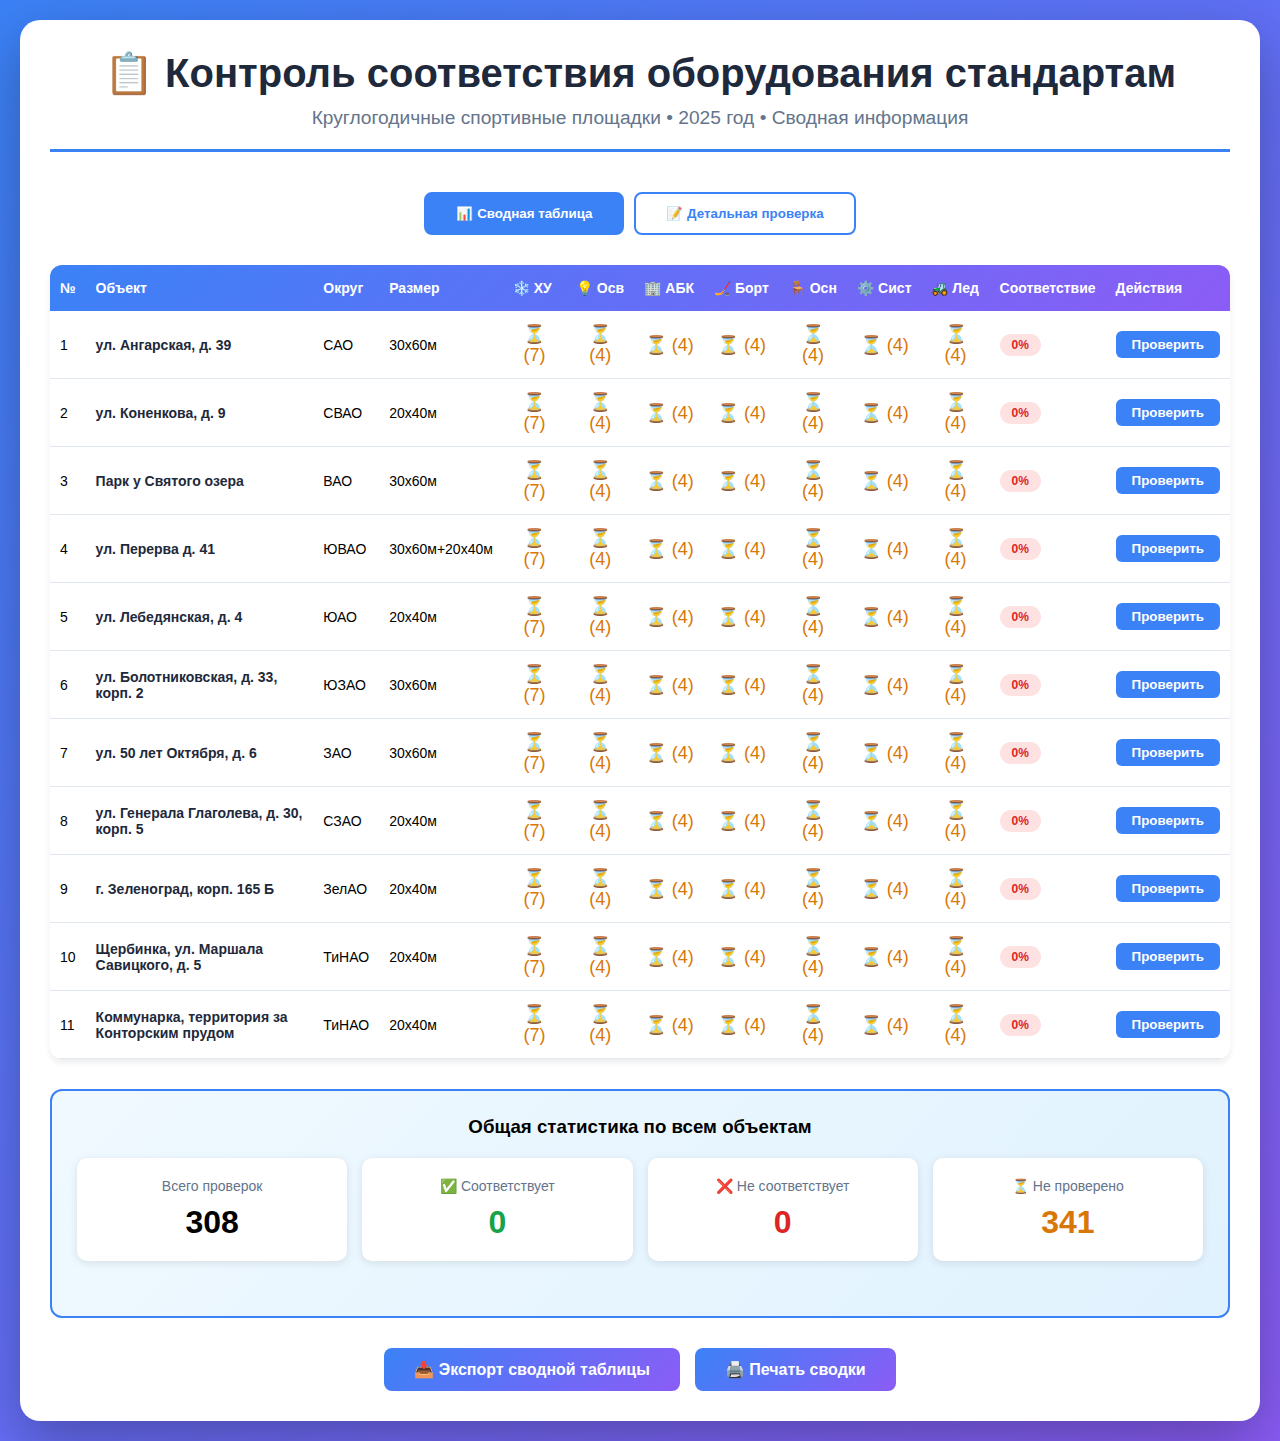
<file: remixed-51841723.html>
<!DOCTYPE html>
<html lang="ru">
<head>
    <meta charset="UTF-8">
    <meta name="viewport" content="width=device-width, initial-scale=1.0">
    <title>Сводная проверка оборудования - Спортивные площадки 2025</title>
    <style>
        * {
            margin: 0;
            padding: 0;
            box-sizing: border-box;
        }
        
        body {
            font-family: -apple-system, BlinkMacSystemFont, "Segoe UI", Roboto, "Helvetica Neue", Arial, sans-serif;
            background: linear-gradient(135deg, #3b82f6 0%, #8b5cf6 100%);
            min-height: 100vh;
            padding: 20px;
        }
        
        .container {
            max-width: 1600px;
            margin: 0 auto;
            background: white;
            border-radius: 20px;
            padding: 30px;
            box-shadow: 0 20px 60px rgba(0,0,0,0.3);
        }
        
        .header {
            text-align: center;
            margin-bottom: 40px;
            padding-bottom: 20px;
            border-bottom: 3px solid #3b82f6;
        }
        
        .header h1 {
            color: #1e293b;
            font-size: 2.5em;
            margin-bottom: 10px;
        }
        
        .header p {
            color: #64748b;
            font-size: 1.2em;
        }
        
        .view-toggle {
            display: flex;
            gap: 10px;
            justify-content: center;
            margin-bottom: 30px;
        }
        
        .view-btn {
            padding: 12px 30px;
            border: 2px solid #3b82f6;
            background: white;
            color: #3b82f6;
            border-radius: 8px;
            font-weight: 600;
            cursor: pointer;
            transition: all 0.3s;
        }
        
        .view-btn.active {
            background: #3b82f6;
            color: white;
        }
        
        .view-btn:hover {
            transform: translateY(-2px);
            box-shadow: 0 4px 12px rgba(59, 130, 246, 0.2);
        }
        
        #summaryView, #detailView {
            display: none;
        }
        
        #summaryView.active, #detailView.active {
            display: block;
            animation: fadeIn 0.5s;
        }
        
        @keyframes fadeIn {
            from { opacity: 0; transform: translateY(10px); }
            to { opacity: 1; transform: translateY(0); }
        }
        
        /* Стили для сводной таблицы */
        .summary-table-wrapper {
            overflow-x: auto;
            border-radius: 12px;
            box-shadow: 0 4px 6px rgba(0,0,0,0.07);
            margin-bottom: 30px;
        }
        
        .summary-table {
            width: 100%;
            border-collapse: collapse;
            font-size: 14px;
        }
        
        .summary-table thead {
            background: linear-gradient(135deg, #3b82f6 0%, #8b5cf6 100%);
            color: white;
        }
        
        .summary-table th {
            padding: 15px 10px;
            text-align: left;
            font-weight: 600;
            white-space: nowrap;
            position: sticky;
            top: 0;
            z-index: 10;
        }
        
        .summary-table tbody tr {
            border-bottom: 1px solid #e2e8f0;
            transition: all 0.3s;
        }
        
        .summary-table tbody tr:hover {
            background-color: #f7fafc;
        }
        
        .summary-table td {
            padding: 12px 10px;
            vertical-align: middle;
        }
        
        .object-name {
            font-weight: 600;
            color: #1e293b;
        }
        
        .check-status {
            text-align: center;
            font-size: 18px;
        }
        
        .check-pass { color: #16a34a; }
        .check-fail { color: #dc2626; }
        .check-pending { color: #d97706; }
        
        .compliance-badge {
            display: inline-block;
            padding: 4px 12px;
            border-radius: 20px;
            font-size: 12px;
            font-weight: 600;
        }
        
        .compliance-high {
            background: #dcfce7;
            color: #16a34a;
        }
        
        .compliance-medium {
            background: #fef3c7;
            color: #d97706;
        }
        
        .compliance-low {
            background: #fee2e2;
            color: #dc2626;
        }
        
        .edit-btn {
            padding: 6px 16px;
            background: #3b82f6;
            color: white;
            border: none;
            border-radius: 6px;
            cursor: pointer;
            font-weight: 600;
            transition: all 0.3s;
        }
        
        .edit-btn:hover {
            background: #2563eb;
            transform: scale(1.05);
        }
        
        /* Стили для детального вида */
        .object-selector {
            display: flex;
            gap: 20px;
            margin-bottom: 30px;
            flex-wrap: wrap;
            align-items: center;
            padding: 20px;
            background: #f8fafc;
            border-radius: 12px;
        }
        
        .select-group {
            flex: 1;
            min-width: 250px;
        }
        
        .select-group label {
            display: block;
            font-weight: 600;
            color: #475569;
            margin-bottom: 8px;
        }
        
        .select-group select {
            width: 100%;
            padding: 10px;
            border: 2px solid #e2e8f0;
            border-radius: 8px;
            font-size: 16px;
            background: white;
            transition: all 0.3s;
        }
        
        .select-group select:focus {
            outline: none;
            border-color: #3b82f6;
            box-shadow: 0 0 0 3px rgba(59, 130, 246, 0.1);
        }
        
        .tabs {
            display: flex;
            gap: 10px;
            margin-bottom: 30px;
            border-bottom: 2px solid #e2e8f0;
            overflow-x: auto;
            padding-bottom: 0;
        }
        
        .tab {
            padding: 12px 24px;
            background: #f1f5f9;
            border: none;
            cursor: pointer;
            font-weight: 600;
            color: #64748b;
            border-radius: 8px 8px 0 0;
            transition: all 0.3s;
            white-space: nowrap;
            position: relative;
            bottom: -2px;
        }
        
        .tab:hover {
            background: #e2e8f0;
        }
        
        .tab.active {
            background: white;
            color: #3b82f6;
            border: 2px solid #e2e8f0;
            border-bottom: 2px solid white;
        }
        
        .tab-content {
            display: none;
        }
        
        .tab-content.active {
            display: block;
        }
        
        .checklist {
            background: #f8fafc;
            border-radius: 12px;
            padding: 25px;
            margin-bottom: 20px;
        }
        
        .checklist-item {
            background: white;
            padding: 20px;
            margin-bottom: 15px;
            border-radius: 10px;
            border: 2px solid #e2e8f0;
            transition: all 0.3s;
        }
        
        .checklist-item:hover {
            border-color: #3b82f6;
            box-shadow: 0 4px 12px rgba(59, 130, 246, 0.1);
        }
        
        .checklist-question {
            font-weight: 600;
            color: #1e293b;
            margin-bottom: 12px;
            display: flex;
            align-items: center;
            gap: 10px;
        }
        
        .question-number {
            display: inline-flex;
            align-items: center;
            justify-content: center;
            width: 28px;
            height: 28px;
            background: #3b82f6;
            color: white;
            border-radius: 50%;
            font-size: 14px;
            flex-shrink: 0;
        }
        
        .input-group {
            display: flex;
            gap: 15px;
            align-items: center;
            margin-bottom: 10px;
            flex-wrap: wrap;
        }
        
        .radio-group {
            display: flex;
            gap: 15px;
        }
        
        .radio-label {
            display: flex;
            align-items: center;
            gap: 8px;
            cursor: pointer;
            padding: 8px 16px;
            border: 2px solid #e2e8f0;
            border-radius: 8px;
            transition: all 0.3s;
        }
        
        .radio-label:hover {
            border-color: #3b82f6;
            background: #f0f9ff;
        }
        
        .radio-label input[type="radio"] {
            width: 18px;
            height: 18px;
            cursor: pointer;
        }
        
        .radio-label.selected {
            background: #dbeafe;
            border-color: #3b82f6;
        }
        
        .text-input, .number-input, .select-input {
            padding: 8px 12px;
            border: 2px solid #e2e8f0;
            border-radius: 8px;
            font-size: 16px;
            transition: all 0.3s;
        }
        
        .text-input {
            min-width: 300px;
        }
        
        .number-input {
            width: 150px;
        }
        
        .text-input:focus, .number-input:focus, .select-input:focus {
            outline: none;
            border-color: #3b82f6;
            box-shadow: 0 0 0 3px rgba(59, 130, 246, 0.1);
        }
        
        .status-indicator {
            padding: 6px 12px;
            border-radius: 20px;
            font-size: 14px;
            font-weight: 600;
            display: inline-block;
            margin-left: auto;
        }
        
        .status-pass {
            background: #dcfce7;
            color: #16a34a;
        }
        
        .status-fail {
            background: #fee2e2;
            color: #dc2626;
        }
        
        .status-pending {
            background: #fef3c7;
            color: #d97706;
        }
        
        .info-note {
            background: #eff6ff;
            border-left: 4px solid #3b82f6;
            padding: 12px 16px;
            margin-top: 10px;
            border-radius: 0 8px 8px 0;
            font-size: 14px;
            color: #1e40af;
        }
        
        .info-note strong {
            color: #1e3a8a;
        }
        
        .summary-section {
            margin-top: 30px;
            padding: 25px;
            background: linear-gradient(135deg, #f0f9ff 0%, #e0f2fe 100%);
            border-radius: 12px;
            border: 2px solid #3b82f6;
        }
        
        .summary-cards {
            display: grid;
            grid-template-columns: repeat(auto-fit, minmax(200px, 1fr));
            gap: 15px;
            margin-bottom: 30px;
        }
        
        .summary-card {
            background: white;
            padding: 20px;
            border-radius: 10px;
            text-align: center;
            box-shadow: 0 2px 8px rgba(0,0,0,0.1);
        }
        
        .summary-card h4 {
            color: #64748b;
            font-size: 14px;
            margin-bottom: 10px;
            font-weight: 500;
        }
        
        .summary-card .value {
            font-size: 2em;
            font-weight: 700;
        }
        
        .summary-card.pass .value { color: #16a34a; }
        .summary-card.fail .value { color: #dc2626; }
        .summary-card.pending .value { color: #d97706; }
        
        .action-buttons {
            display: flex;
            gap: 15px;
            justify-content: center;
            margin-top: 30px;
            flex-wrap: wrap;
        }
        
        .btn {
            padding: 12px 30px;
            border: none;
            border-radius: 8px;
            font-weight: 600;
            cursor: pointer;
            transition: all 0.3s;
            font-size: 16px;
            display: inline-flex;
            align-items: center;
            gap: 8px;
        }
        
        .btn-primary {
            background: linear-gradient(135deg, #3b82f6 0%, #8b5cf6 100%);
            color: white;
        }
        
        .btn-primary:hover {
            transform: translateY(-2px);
            box-shadow: 0 10px 20px rgba(59, 130, 246, 0.3);
        }
    </style>
</head>
<body>
    <div class="container">
        <div class="header">
            <h1>📋 Контроль соответствия оборудования стандартам</h1>
            <p>Круглогодичные спортивные площадки • 2025 год • Сводная информация</p>
        </div>
        
        <div class="view-toggle">
            <button class="view-btn active" onclick="switchView('summary')">📊 Сводная таблица</button>
            <button class="view-btn" onclick="switchView('detail')">📝 Детальная проверка</button>
        </div>
        
        <!-- Сводная таблица по всем объектам -->
        <div id="summaryView" class="active">
            <div class="summary-table-wrapper">
                <table class="summary-table">
                    <thead>
                        <tr>
                            <th>№</th>
                            <th>Объект</th>
                            <th>Округ</th>
                            <th>Размер</th>
                            <th>❄️ ХУ</th>
                            <th>💡 Осв</th>
                            <th>🏢 АБК</th>
                            <th>🏒 Борт</th>
                            <th>🪑 Осн</th>
                            <th>⚙️ Сист</th>
                            <th>🚜 Лед</th>
                            <th>Соответствие</th>
                            <th>Действия</th>
                        </tr>
                    </thead>
                    <tbody id="summaryTableBody">
                        <!-- Заполняется динамически -->
                    </tbody>
                </table>
            </div>
            
            <div class="summary-section">
                <h3 style="text-align: center; margin-bottom: 20px;">Общая статистика по всем объектам</h3>
                <div class="summary-cards">
                    <div class="summary-card">
                        <h4>Всего проверок</h4>
                        <div class="value" id="totalChecks">308</div>
                    </div>
                    <div class="summary-card pass">
                        <h4>✅ Соответствует</h4>
                        <div class="value" id="globalPass">0</div>
                    </div>
                    <div class="summary-card fail">
                        <h4>❌ Не соответствует</h4>
                        <div class="value" id="globalFail">0</div>
                    </div>
                    <div class="summary-card pending">
                        <h4>⏳ Не проверено</h4>
                        <div class="value" id="globalPending">308</div>
                    </div>
                </div>
            </div>
            
            <div class="action-buttons">
                <button class="btn btn-primary" onclick="exportSummary()">📥 Экспорт сводной таблицы</button>
                <button class="btn btn-primary" onclick="printSummary()">🖨️ Печать сводки</button>
            </div>
        </div>
        
        <!-- Детальная проверка по объектам -->
        <div id="detailView">
            <div class="object-selector">
                <div class="select-group">
                    <label for="objectSelect">Выберите объект для детальной проверки:</label>
                    <select id="objectSelect" onchange="loadObjectData()">
                        <option value="">-- Выберите объект --</option>
                        <option value="1" data-size="1800">САО - ул. Ангарская, д. 39 (30х60м)</option>
                        <option value="2" data-size="800">СВАО - ул. Коненкова, д. 9 (20х40м)</option>
                        <option value="3" data-size="1800">ВАО - Парк у Святого озера (30х60м)</option>
                        <option value="4" data-size="1800">ЮВАО - ул. Перерва д. 41 (30х60м + 20х40м)</option>
                        <option value="5" data-size="800">ЮАО - ул. Лебедянская, д. 4 (20х40м)</option>
                        <option value="6" data-size="1800">ЮЗАО - ул. Болотниковская, д. 33, корп. 2 (30х60м)</option>
                        <option value="7" data-size="1800">ЗАО - ул. 50 лет Октября, д. 6 (30х60м)</option>
                        <option value="8" data-size="800">СЗАО - ул. Генерала Глаголева, д. 30, корп. 5 (20х40м)</option>
                        <option value="9" data-size="800">ЗелАО - г. Зеленоград, корп. 165 Б (20х40м)</option>
                        <option value="10" data-size="800">ТиНАО - Щербинка, ул. Маршала Савицкого, д. 5 (20х40м)</option>
                        <option value="11" data-size="800">ТиНАО - Коммунарка, территория за Конторским прудом (20х40м)</option>
                    </select>
                </div>
            </div>
            
            <div id="mainContent" style="display: none;">
                <div class="tabs">
                    <button class="tab active" onclick="switchTab('cooling')">❄️ Холодильная установка</button>
                    <button class="tab" onclick="switchTab('lights')">💡 Опоры освещения</button>
                    <button class="tab" onclick="switchTab('abk')">🏢 Модуль АБК</button>
                    <button class="tab" onclick="switchTab('boards')">🏒 Хоккейный борт</button>
                    <button class="tab" onclick="switchTab('furniture')">🪑 Оснащение АБК</button>
                    <button class="tab" onclick="switchTab('systems')">⚙️ Инженерные системы</button>
                    <button class="tab" onclick="switchTab('ice')">🚜 Ледозаливочная машина</button>
                </div>
                
                <!-- Холодильная установка -->
                <div id="cooling" class="tab-content active">
                    <div class="checklist">
                        <!-- Основные параметры -->
                        <div class="checklist-item">
                            <div class="checklist-question">
                                <span class="question-number">1</span>
                                Тип холодильной установки
                                <span class="status-indicator status-pending" id="cooling-status-1">Не заполнено</span>
                            </div>
                            <div class="input-group">
                                <div class="radio-group">
                                    <label class="radio-label">
                                        <input type="radio" name="cooling-type" value="modular" onchange="checkCoolingType(this)">
                                        Модульная
                                    </label>
                                    <label class="radio-label">
                                        <input type="radio" name="cooling-type" value="other" onchange="checkCoolingType(this)">
                                        Другой тип
                                    </label>
                                </div>
                            </div>
                            <div class="info-note">
                                <strong>Стандарт:</strong> Модульная холодильная установка обеспечивает гибкость масштабирования и простоту обслуживания
                            </div>
                        </div>
                        
                        <!-- НОВОЕ: Производитель -->
                        <div class="checklist-item">
                            <div class="checklist-question">
                                <span class="question-number">2</span>
                                Наименование конечного производителя холодильной установки
                            </div>
                            <div class="input-group">
                                <input type="text" class="text-input" id="cooling-manufacturer" 
                                       placeholder="Введите наименование производителя" 
                                       onchange="saveCoolingData()">
                            </div>
                        </div>
                        
                        <!-- НОВОЕ: Стоимость установки -->
                        <div class="checklist-item">
                            <div class="checklist-question">
                                <span class="question-number">3</span>
                                Стоимость холодильной установки (с НДС, включая пуско-наладку и заправку)
                            </div>
                            <div class="input-group">
                                <input type="number" class="number-input" id="cooling-cost" 
                                       placeholder="Сумма в руб." 
                                       onchange="saveCoolingData()" style="width: 200px;">
                                <span>руб.</span>
                            </div>
                            <div class="info-note">
                                <strong>Включает:</strong> стоимость оборудования, доставку, монтаж, пуско-наладочные работы, все заправочные жидкости, НДС 20%
                            </div>
                        </div>
                        
                        <div class="checklist-item">
                            <div class="checklist-question">
                                <span class="question-number">4</span>
                                Тип хладагента
                                <span class="status-indicator status-pending" id="cooling-status-2">Не заполнено</span>
                            </div>
                            <div class="input-group">
                                <select class="select-input" onchange="checkCoolingStandard(2, this.value === 'propylene' || this.value === 'potassium'); saveCoolingData()">
                                    <option value="">-- Выберите хладагент --</option>
                                    <option value="ethylene">Этиленгликоль</option>
                                    <option value="propylene">Пропиленгликоль ✓</option>
                                    <option value="potassium">Формиат калия ✓</option>
                                </select>
                            </div>
                            <div class="info-note">
                                <strong>О хладагентах:</strong><br>
                                • <strong>Этиленгликоль</strong> - токсичен, не рекомендуется для спортивных объектов<br>
                                • <strong>Пропиленгликоль</strong> - безопасен, экологичен, рекомендуется для катков<br>
                                • <strong>Формиат калия</strong> - экологичен, высокая теплопроводность, оптимален для энергоэффективности
                            </div>
                        </div>
                        
                        <!-- НОВОЕ: Объем жидкостей -->
                        <div class="checklist-item">
                            <div class="checklist-question">
                                <span class="question-number">5</span>
                                Объем жидкостей для трубной системы охлаждения
                            </div>
                            <div class="input-group">
                                <input type="number" class="number-input" id="cooling-liquid-volume" 
                                       placeholder="Объем в литрах" 
                                       onchange="saveCoolingData()" style="width: 200px;">
                                <span>литров</span>
                            </div>
                        </div>
                        
                        <!-- НОВОЕ: Стоимость жидкостей -->
                        <div class="checklist-item">
                            <div class="checklist-question">
                                <span class="question-number">6</span>
                                Стоимость жидкостей трубной системы охлаждения (с НДС)
                            </div>
                            <div class="input-group">
                                <input type="number" class="number-input" id="cooling-liquid-cost" 
                                       placeholder="Сумма в руб." 
                                       onchange="saveCoolingData()" style="width: 200px;">
                                <span>руб.</span>
                            </div>
                        </div>
                        
                        <div class="checklist-item">
                            <div class="checklist-question">
                                <span class="question-number">7</span>
                                Хладопроизводительность (кВт)
                                <span class="status-indicator status-pending" id="cooling-status-3">Не заполнено</span>
                            </div>
                            <div class="input-group">
                                <input type="number" class="number-input" placeholder="Введите кВт" onchange="checkCoolingPower(this.value)">
                                <span id="powerRequirement">Требование: --</span>
                            </div>
                            <div class="info-note">
                                <strong>Стандарт:</strong><br>
                                • Для катка 20х40м: минимум 185 кВт<br>
                                • Для катка 30х60м: минимум 285 кВт
                            </div>
                        </div>
                        
                        <div class="checklist-item">
                            <div class="checklist-question">
                                <span class="question-number">8</span>
                                Установленная мощность энергопотребления (кВт)
                                <span class="status-indicator status-pending" id="cooling-status-4">Не заполнено</span>
                            </div>
                            <div class="input-group">
                                <input type="number" class="number-input" placeholder="Введите кВт" onchange="checkPowerConsumption(this.value)">
                                <span id="consumptionRequirement">Требование: --</span>
                            </div>
                            <div class="info-note">
                                <strong>Стандарт энергоэффективности:</strong><br>
                                • Для катка 20х40м: максимум 155 кВт<br>
                                • Для катка 30х60м: максимум 220 кВт
                            </div>
                        </div>
                        
                        <div class="checklist-item">
                            <div class="checklist-question">
                                <span class="question-number">9</span>
                                Уровень шума (дБ)
                                <span class="status-indicator status-pending" id="cooling-status-5">Не заполнено</span>
                            </div>
                            <div class="input-group">
                                <input type="number" class="number-input" placeholder="Введите дБ" onchange="checkCoolingStandard(5, this.value < 61)">
                            </div>
                            <div class="info-note">
                                <strong>Стандарт:</strong> Менее 61 дБ для комфортного пребывания на спортивной площадке
                            </div>
                        </div>
                        
                        <div class="checklist-item">
                            <div class="checklist-question">
                                <span class="question-number">10</span>
                                Материал труб хладоснабжения
                                <span class="status-indicator status-pending" id="cooling-status-6">Не заполнено</span>
                            </div>
                            <div class="input-group">
                                <select class="select-input" onchange="checkCoolingStandard(6, this.value === 'pnd')">
                                    <option value="">-- Выберите материал --</option>
                                    <option value="pnd">Морозостойкий ПНД ✓</option>
                                    <option value="steel">Сталь</option>
                                    <option value="copper">Медь</option>
                                    <option value="pvc">ПВХ</option>
                                    <option value="pe">Полиэтилен обычный</option>
                                </select>
                            </div>
                            <div class="info-note">
                                <strong>Рекомендация:</strong> Морозостойкий ПНД (полиэтилен низкого давления) - оптимальный выбор для долговечности и надежности при низких температурах
                            </div>
                        </div>
                        
                        <div class="checklist-item">
                            <div class="checklist-question">
                                <span class="question-number">11</span>
                                Вид муфт соединения труб
                                <span class="status-indicator status-pending" id="cooling-status-7">Не заполнено</span>
                            </div>
                            <div class="input-group">
                                <select class="select-input" onchange="checkCoolingStandard(7, this.value === 'electro')">
                                    <option value="">-- Выберите тип муфт --</option>
                                    <option value="electro">Электросварные муфты ✓</option>
                                    <option value="compression">Компрессионные муфты</option>
                                    <option value="loops">Без муфт (петлями)</option>
                                </select>
                            </div>
                            <div class="info-note">
                                <strong>Почему электросварные муфты надежнее:</strong><br>
                                • Создают монолитное соединение, исключающее протечки<br>
                                • Выдерживают высокое давление и температурные перепады<br>
                                • Срок службы соединения равен сроку службы трубы<br>
                                • Не требуют обслуживания после монтажа
                            </div>
                        </div>
                    </div>
                </div>
                
                <!-- Остальные вкладки (упрощенные) -->
                <div id="lights" class="tab-content">
                    <div class="checklist">
                        <p style="padding: 20px; text-align: center; color: #64748b;">
                            Раздел в разработке. Будет добавлен после согласования критериев.
                        </p>
                    </div>
                </div>
                
                <div id="abk" class="tab-content">
                    <div class="checklist">
                        <p style="padding: 20px; text-align: center; color: #64748b;">
                            Раздел в разработке. Будет добавлен после согласования критериев.
                        </p>
                    </div>
                </div>
                
                <div id="boards" class="tab-content">
                    <div class="checklist">
                        <p style="padding: 20px; text-align: center; color: #64748b;">
                            Раздел в разработке. Будет добавлен после согласования критериев.
                        </p>
                    </div>
                </div>
                
                <div id="furniture" class="tab-content">
                    <div class="checklist">
                        <p style="padding: 20px; text-align: center; color: #64748b;">
                            Раздел в разработке. Будет добавлен после согласования критериев.
                        </p>
                    </div>
                </div>
                
                <div id="systems" class="tab-content">
                    <div class="checklist">
                        <p style="padding: 20px; text-align: center; color: #64748b;">
                            Раздел в разработке. Будет добавлен после согласования критериев.
                        </p>
                    </div>
                </div>
                
                <div id="ice" class="tab-content">
                    <div class="checklist">
                        <p style="padding: 20px; text-align: center; color: #64748b;">
                            Раздел в разработке. Будет добавлен после согласования критериев.
                        </p>
                    </div>
                </div>
            </div>
        </div>
    </div>
    
    <script>
        // Данные по объектам
        const objects = [
            {id: 1, name: "ул. Ангарская, д. 39", district: "САО", size: "30х60м", sizeCode: "1800"},
            {id: 2, name: "ул. Коненкова, д. 9", district: "СВАО", size: "20х40м", sizeCode: "800"},
            {id: 3, name: "Парк у Святого озера", district: "ВАО", size: "30х60м", sizeCode: "1800"},
            {id: 4, name: "ул. Перерва д. 41", district: "ЮВАО", size: "30х60м+20х40м", sizeCode: "1800"},
            {id: 5, name: "ул. Лебедянская, д. 4", district: "ЮАО", size: "20х40м", sizeCode: "800"},
            {id: 6, name: "ул. Болотниковская, д. 33, корп. 2", district: "ЮЗАО", size: "30х60м", sizeCode: "1800"},
            {id: 7, name: "ул. 50 лет Октября, д. 6", district: "ЗАО", size: "30х60м", sizeCode: "1800"},
            {id: 8, name: "ул. Генерала Глаголева, д. 30, корп. 5", district: "СЗАО", size: "20х40м", sizeCode: "800"},
            {id: 9, name: "г. Зеленоград, корп. 165 Б", district: "ЗелАО", size: "20х40м", sizeCode: "800"},
            {id: 10, name: "Щербинка, ул. Маршала Савицкого, д. 5", district: "ТиНАО", size: "20х40м", sizeCode: "800"},
            {id: 11, name: "Коммунарка, территория за Конторским прудом", district: "ТиНАО", size: "20х40м", sizeCode: "800"}
        ];
        
        let currentObject = null;
        let currentTab = 'cooling';
        let allObjectsData = {};
        
        // Инициализация
        function initialize() {
            // Инициализация данных для всех объектов
            objects.forEach(obj => {
                if (!allObjectsData[obj.id]) {
                    allObjectsData[obj.id] = {
                        cooling: {statuses: {}, data: {}},
                        lights: {statuses: {}, data: {}},
                        abk: {statuses: {}, data: {}},
                        boards: {statuses: {}, data: {}},
                        furniture: {statuses: {}, data: {}},
                        systems: {statuses: {}, data: {}},
                        ice: {statuses: {}, data: {}}
                    };
                    
                    // Инициализация статусов для холодильной установки (7 критериев соответствия)
                    for (let i = 1; i <= 7; i++) {
                        allObjectsData[obj.id].cooling.statuses[i] = 'pending';
                    }
                }
            });
            
            // Загрузка сохраненных данных
            loadAllData();
            
            // Обновление сводной таблицы
            updateSummaryTable();
        }
        
        // Переключение видов
        function switchView(view) {
            document.querySelectorAll('.view-btn').forEach(btn => btn.classList.remove('active'));
            document.querySelectorAll('#summaryView, #detailView').forEach(v => v.classList.remove('active'));
            
            if (view === 'summary') {
                document.querySelectorAll('.view-btn')[0].classList.add('active');
                document.getElementById('summaryView').classList.add('active');
                updateSummaryTable();
            } else {
                document.querySelectorAll('.view-btn')[1].classList.add('active');
                document.getElementById('detailView').classList.add('active');
            }
        }
        
        // Обновление сводной таблицы
        function updateSummaryTable() {
            const tbody = document.getElementById('summaryTableBody');
            tbody.innerHTML = '';
            
            let globalPass = 0;
            let globalFail = 0;
            let globalPending = 0;
            
            objects.forEach(obj => {
                const row = document.createElement('tr');
                const data = allObjectsData[obj.id];
                
                // Подсчет статусов для каждого раздела
                const sections = ['cooling', 'lights', 'abk', 'boards', 'furniture', 'systems', 'ice'];
                const sectionStatuses = {};
                let totalPass = 0;
                let totalFail = 0;
                let totalPending = 0;
                
                sections.forEach(section => {
                    let pass = 0, fail = 0, pending = 0;
                    
                    if (section === 'cooling') {
                        // Для холодильной установки 7 критериев соответствия
                        for (let i = 1; i <= 7; i++) {
                            const status = data[section].statuses[i] || 'pending';
                            if (status === 'pass') pass++;
                            else if (status === 'fail') fail++;
                            else pending++;
                        }
                    } else {
                        // Для остальных разделов пока заглушка
                        pending = 4;
                    }
                    
                    sectionStatuses[section] = {pass, fail, pending};
                    totalPass += pass;
                    totalFail += fail;
                    totalPending += pending;
                    globalPass += pass;
                    globalFail += fail;
                    globalPending += pending;
                });
                
                // Расчет процента соответствия
                const compliance = totalPass + totalFail > 0 
                    ? Math.round((totalPass / (totalPass + totalFail)) * 100) 
                    : 0;
                
                const complianceClass = compliance >= 80 ? 'compliance-high' : 
                                       compliance >= 50 ? 'compliance-medium' : 
                                       'compliance-low';
                
                row.innerHTML = `
                    <td>${obj.id}</td>
                    <td class="object-name">${obj.name}</td>
                    <td>${obj.district}</td>
                    <td>${obj.size}</td>
                    <td class="check-status">${getStatusIcon(sectionStatuses.cooling)}</td>
                    <td class="check-status">${getStatusIcon(sectionStatuses.lights)}</td>
                    <td class="check-status">${getStatusIcon(sectionStatuses.abk)}</td>
                    <td class="check-status">${getStatusIcon(sectionStatuses.boards)}</td>
                    <td class="check-status">${getStatusIcon(sectionStatuses.furniture)}</td>
                    <td class="check-status">${getStatusIcon(sectionStatuses.systems)}</td>
                    <td class="check-status">${getStatusIcon(sectionStatuses.ice)}</td>
                    <td><span class="compliance-badge ${complianceClass}">${compliance}%</span></td>
                    <td><button class="edit-btn" onclick="openDetailView(${obj.id})">Проверить</button></td>
                `;
                
                tbody.appendChild(row);
            });
            
            // Обновление общей статистики
            document.getElementById('globalPass').textContent = globalPass;
            document.getElementById('globalFail').textContent = globalFail;
            document.getElementById('globalPending').textContent = globalPending;
        }
        
        // Получение иконки статуса для раздела
        function getStatusIcon(status) {
            if (status.fail > 0) {
                return `<span class="check-fail">✗ (${status.fail})</span>`;
            } else if (status.pending > 0) {
                return `<span class="check-pending">⏳ (${status.pending})</span>`;
            } else if (status.pass > 0) {
                return `<span class="check-pass">✓ (${status.pass})</span>`;
            }
            return '<span class="check-pending">—</span>';
        }
        
        // Открытие детального вида
        function openDetailView(objectId) {
            switchView('detail');
            document.getElementById('objectSelect').value = objectId;
            loadObjectData();
        }
        
        // Загрузка данных объекта
        function loadObjectData() {
            const select = document.getElementById('objectSelect');
            
            if (select.value) {
                const obj = objects.find(o => o.id == select.value);
                currentObject = obj;
                
                document.getElementById('mainContent').style.display = 'block';
                
                // Обновление требований
                updateRequirements();
                
                // Загрузка сохраненных данных
                loadObjectDataFromStorage();
            } else {
                document.getElementById('mainContent').style.display = 'none';
            }
        }
        
        // Обновление требований
        function updateRequirements() {
            if (!currentObject) return;
            
            const isLarge = currentObject.sizeCode == '1800';
            
            document.getElementById('powerRequirement').textContent = 
                `Требование: минимум ${isLarge ? '285' : '185'} кВт`;
            document.getElementById('consumptionRequirement').textContent = 
                `Требование: максимум ${isLarge ? '220' : '155'} кВт`;
        }
        
        // Переключение вкладок
        function switchTab(tabName) {
            currentTab = tabName;
            
            document.querySelectorAll('.tab').forEach(tab => tab.classList.remove('active'));
            document.querySelectorAll('.tab-content').forEach(content => content.classList.remove('active'));
            
            event.target.classList.add('active');
            document.getElementById(tabName).classList.add('active');
        }
        
        // Проверки для холодильной установки
        function checkCoolingType(element) {
            const passes = element.value === 'modular';
            updateStatus('cooling', 1, passes);
        }
        
        function checkCoolingStandard(number, passes) {
            updateStatus('cooling', number, passes);
        }
        
        function checkCoolingPower(value) {
            if (!currentObject) return;
            const isLarge = currentObject.sizeCode == '1800';
            const minPower = isLarge ? 285 : 185;
            updateStatus('cooling', 3, value >= minPower);
        }
        
        function checkPowerConsumption(value) {
            if (!currentObject) return;
            const isLarge = currentObject.sizeCode == '1800';
            const maxPower = isLarge ? 220 : 155;
            updateStatus('cooling', 4, value <= maxPower);
        }
        
        // Обновление статуса
        function updateStatus(category, number, passes) {
            if (!currentObject) return;
            
            const statusId = `${category}-status-${number}`;
            const statusElement = document.getElementById(statusId);
            
            if (statusElement) {
                if (passes === null || passes === undefined || passes === '') {
                    statusElement.className = 'status-indicator status-pending';
                    statusElement.textContent = 'Не заполнено';
                    allObjectsData[currentObject.id][category].statuses[number] = 'pending';
                } else if (passes === true || passes === 'true') {
                    statusElement.className = 'status-indicator status-pass';
                    statusElement.textContent = '✓ Соответствует';
                    allObjectsData[currentObject.id][category].statuses[number] = 'pass';
                } else {
                    statusElement.className = 'status-indicator status-fail';
                    statusElement.textContent = '✗ Не соответствует';
                    allObjectsData[currentObject.id][category].statuses[number] = 'fail';
                }
            }
            
            saveToLocalStorage();
            updateSummaryTable();
        }
        
        // Сохранение данных по холодильной установке
        function saveCoolingData() {
            if (!currentObject) return;
            
            const data = {
                manufacturer: document.getElementById('cooling-manufacturer').value,
                cost: document.getElementById('cooling-cost').value,
                liquidVolume: document.getElementById('cooling-liquid-volume').value,
                liquidCost: document.getElementById('cooling-liquid-cost').value
            };
            
            allObjectsData[currentObject.id].cooling.data = data;
            saveToLocalStorage();
        }
        
        // Сохранение в localStorage
        function saveToLocalStorage() {
            localStorage.setItem('equipmentCheckData', JSON.stringify(allObjectsData));
        }
        
        // Загрузка всех данных
        function loadAllData() {
            const saved = localStorage.getItem('equipmentCheckData');
            if (saved) {
                allObjectsData = JSON.parse(saved);
            }
        }
        
        // Загрузка данных объекта из хранилища
        function loadObjectDataFromStorage() {
            if (!currentObject) return;
            
            const data = allObjectsData[currentObject.id];
            
            // Загрузка данных холодильной установки
            if (data.cooling.data) {
                document.getElementById('cooling-manufacturer').value = data.cooling.data.manufacturer || '';
                document.getElementById('cooling-cost').value = data.cooling.data.cost || '';
                document.getElementById('cooling-liquid-volume').value = data.cooling.data.liquidVolume || '';
                document.getElementById('cooling-liquid-cost').value = data.cooling.data.liquidCost || '';
            }
            
            // Обновление статусов
            for (let i = 1; i <= 7; i++) {
                const status = data.cooling.statuses[i];
                if (status) {
                    const statusElement = document.getElementById(`cooling-status-${i}`);
                    if (statusElement) {
                        if (status === 'pass') {
                            statusElement.className = 'status-indicator status-pass';
                            statusElement.textContent = '✓ Соответствует';
                        } else if (status === 'fail') {
                            statusElement.className = 'status-indicator status-fail';
                            statusElement.textContent = '✗ Не соответствует';
                        }
                    }
                }
            }
        }
        
        // Экспорт сводной таблицы
        function exportSummary() {
            const BOM = '\uFEFF';
            let csvContent = BOM;
            csvContent += "Сводный отчет проверки соответствия оборудования стандартам\n";
            csvContent += `Дата формирования:;${new Date().toLocaleDateString('ru-RU')}\n\n`;
            
            csvContent += "№;Объект;Округ;Размер;Холодильная установка;Освещение;АБК;Хоккейный борт;Оснащение АБК;Инженерные системы;Ледозаливочная машина;% соответствия;Производитель ХУ;Стоимость ХУ;Объем хладагента;Стоимость хладагента\n";
            
            objects.forEach(obj => {
                const data = allObjectsData[obj.id];
                const sections = ['cooling', 'lights', 'abk', 'boards', 'furniture', 'systems', 'ice'];
                const statuses = [];
                let totalPass = 0;
                let totalFail = 0;
                
                sections.forEach(section => {
                    let pass = 0, fail = 0, pending = 0;
                    
                    if (section === 'cooling') {
                        for (let i = 1; i <= 7; i++) {
                            const status = data[section].statuses[i] || 'pending';
                            if (status === 'pass') pass++;
                            else if (status === 'fail') fail++;
                            else pending++;
                        }
                    } else {
                        pending = 4;
                    }
                    
                    if (fail > 0) statuses.push(`Не соотв. (${fail})`);
                    else if (pending > 0) statuses.push(`Не пров. (${pending})`);
                    else if (pass > 0) statuses.push(`Соотв. (${pass})`);
                    else statuses.push('—');
                    
                    totalPass += pass;
                    totalFail += fail;
                });
                
                const compliance = totalPass + totalFail > 0 
                    ? Math.round((totalPass / (totalPass + totalFail)) * 100) 
                    : 0;
                
                const coolingData = data.cooling.data || {};
                
                csvContent += `${obj.id};${obj.name};${obj.district};${obj.size};`;
                csvContent += statuses.join(';') + ';';
                csvContent += `${compliance}%;`;
                csvContent += `${coolingData.manufacturer || ''};`;
                csvContent += `${coolingData.cost || ''};`;
                csvContent += `${coolingData.liquidVolume || ''};`;
                csvContent += `${coolingData.liquidCost || ''}\n`;
            });
            
            const blob = new Blob([csvContent], { type: 'text/csv;charset=utf-8;' });
            const url = URL.createObjectURL(blob);
            const link = document.createElement("a");
            link.setAttribute("href", url);
            link.setAttribute("download", `сводная_проверка_${new Date().toISOString().split('T')[0]}.csv`);
            document.body.appendChild(link);
            link.click();
            document.body.removeChild(link);
            URL.revokeObjectURL(url);
        }
        
        // Печать сводки
        function printSummary() {
            window.print();
        }
        
        // Инициализация при загрузке
        document.addEventListener('DOMContentLoaded', function() {
            initialize();
        });
    </script>
</body>
</html>
</file>
